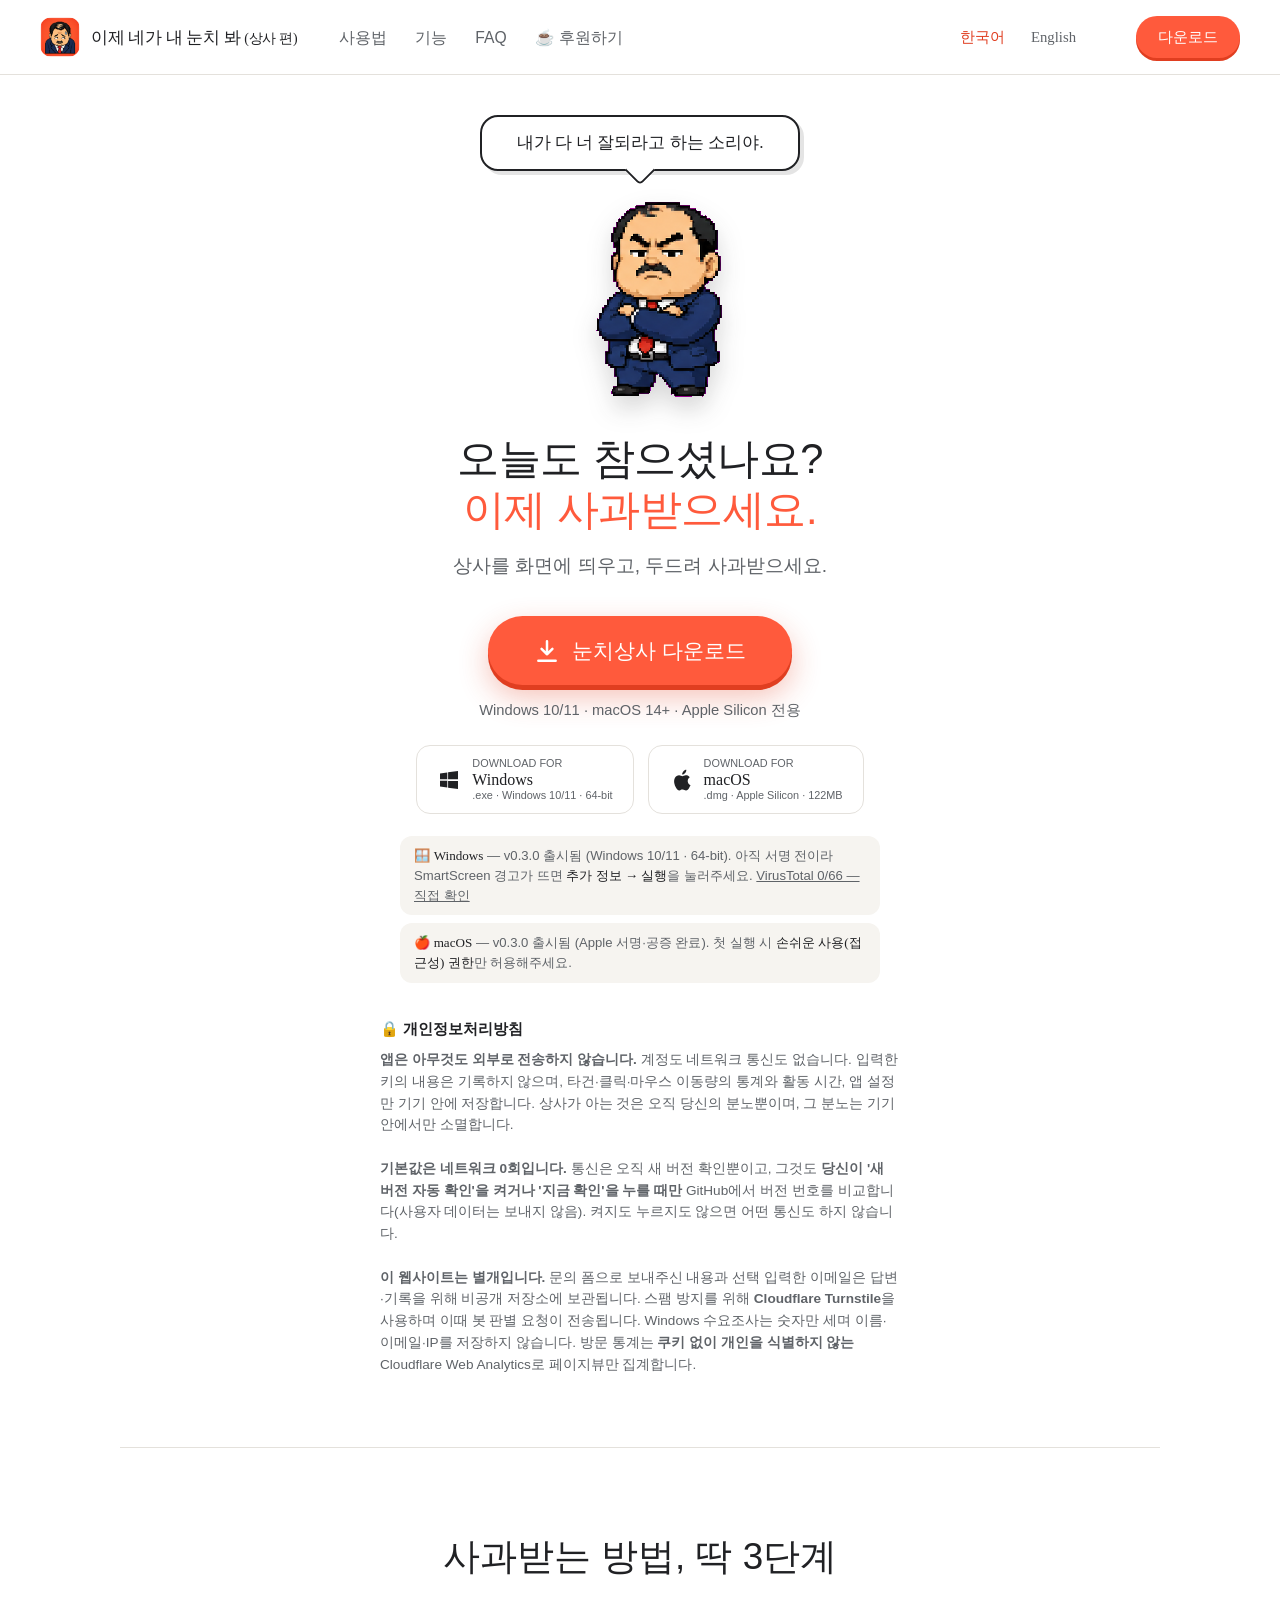
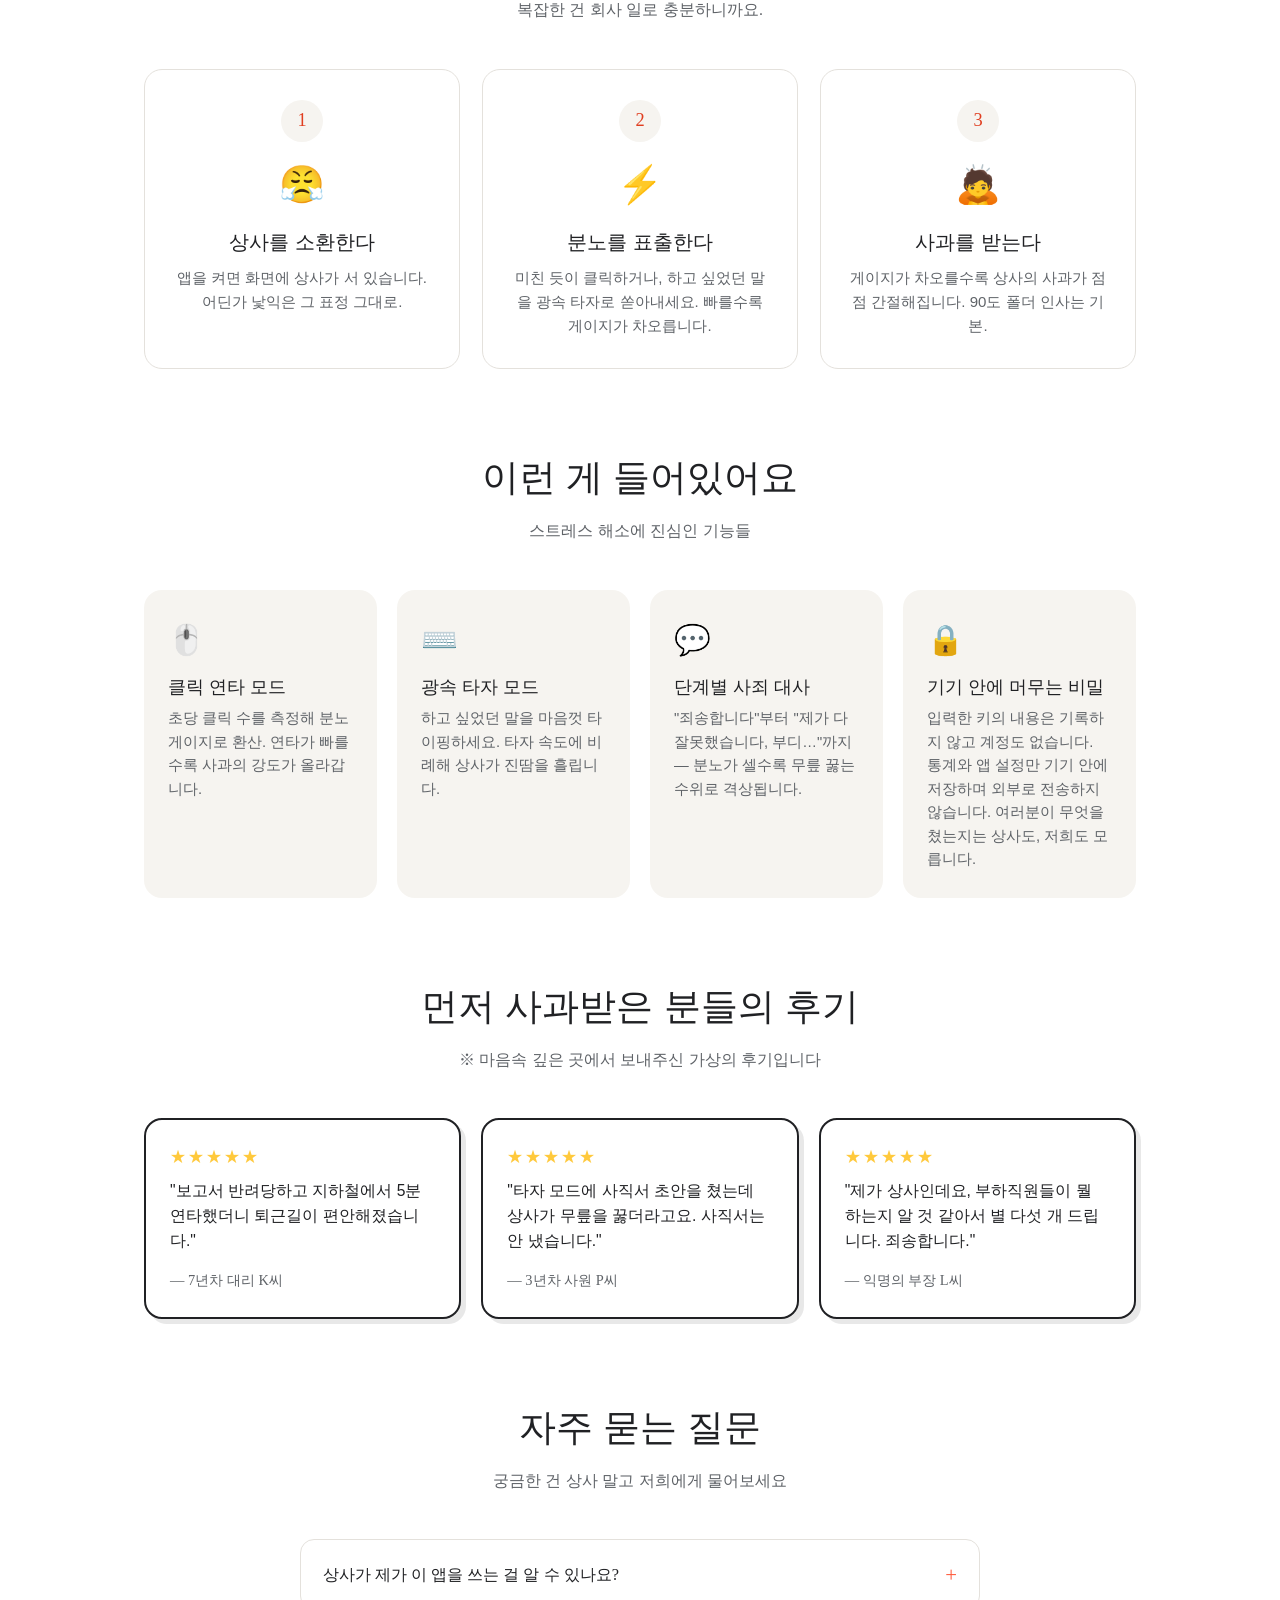
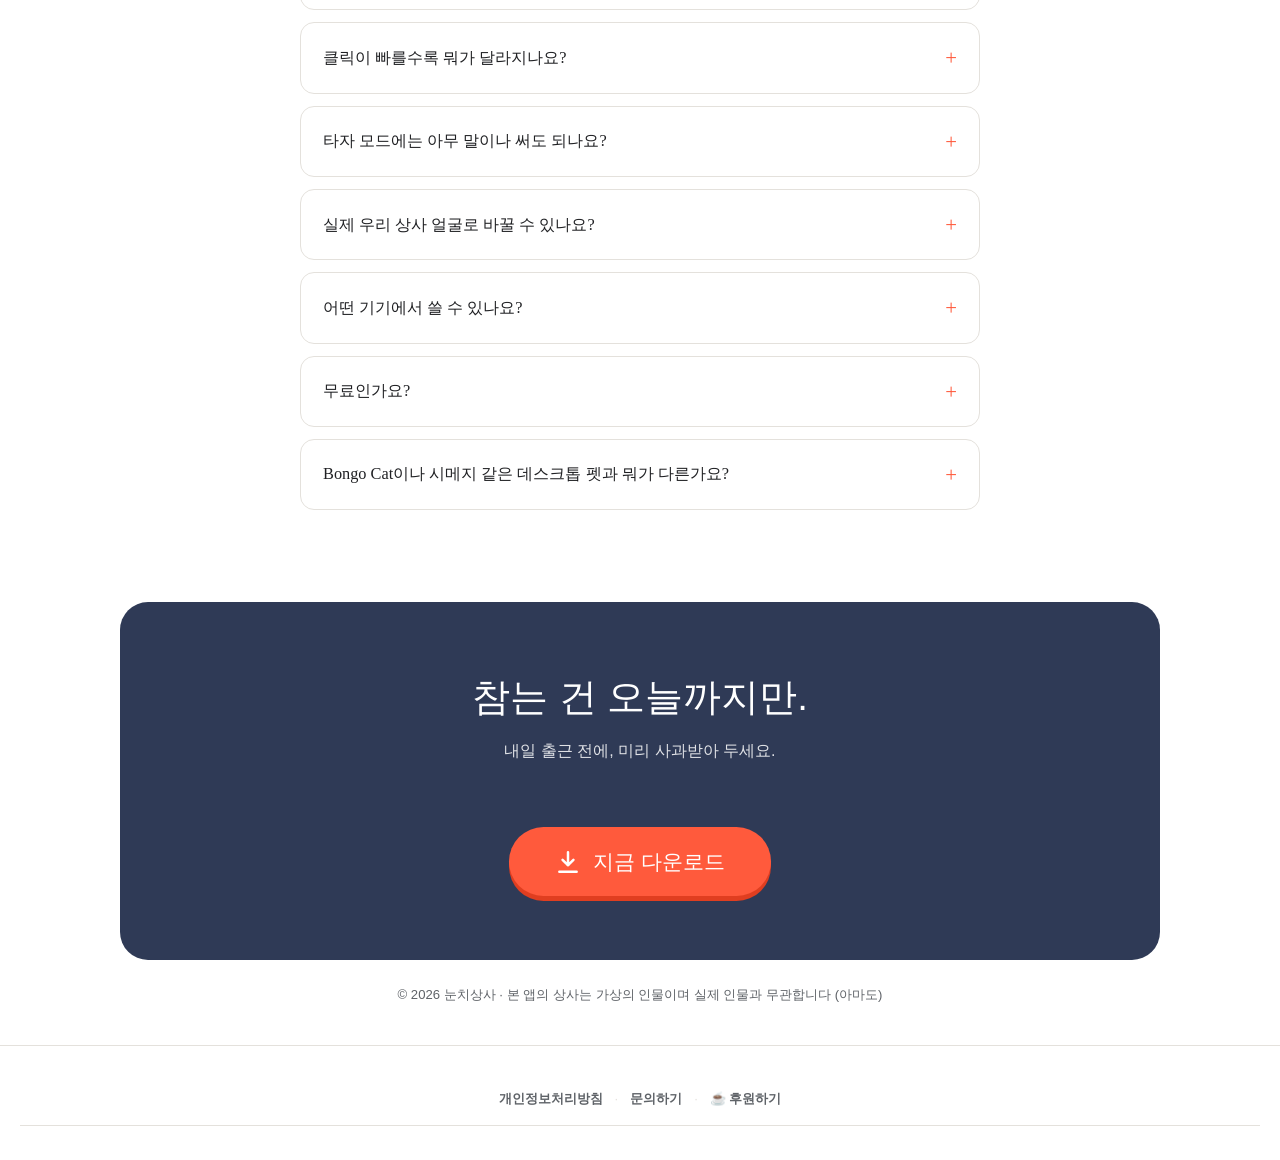
<file: index.html>
<!DOCTYPE html>
<html lang="ko">
<head>
<meta charset="UTF-8">
<meta http-equiv="Content-Security-Policy" content="default-src 'self'; script-src 'self' https://challenges.cloudflare.com https://static.cloudflareinsights.com; style-src 'self' https://fonts.googleapis.com; font-src https://fonts.gstatic.com; img-src 'self'; media-src 'self'; connect-src 'self' https://nunchiboss-contact.theking1cell.workers.dev https://nunchiboss-waitlist.theking1cell.workers.dev https://cloudflareinsights.com https://challenges.cloudflare.com; frame-src https://challenges.cloudflare.com; form-action 'self'; object-src 'none'; base-uri 'self'">
<meta name="referrer" content="strict-origin-when-cross-origin">
<meta name="viewport" content="width=device-width, initial-scale=1.0">
<title>눈치상사(NunchiBoss) — 클릭할수록 사과받는 스트레스 해소 앱</title>
<meta name="description" content="화가 날 땐 상사를 클릭하세요. 화면 위 원하는 자리에 상사를 띄워두고 두드릴 때마다 사과를 받아내는 데스크톱 스트레스 해소 앱.">
<meta name="keywords" content="눈치상사, 데스크톱 마스코트, 데스크톱 펫, 스트레스 해소 앱, 키보드 화풀이, 화내면 사과하는 캐릭터, bongo cat, 시메지, shimeji, desktop pet, desktop mascot, 직장인 스트레스">
<meta name="google-site-verification" content="kABsyUQr0W0Yoj-9E6GB6Cll9QqsaUzMks_ODNiiQ6o" />
<link rel="canonical" href="https://king1cell.github.io/nunchiboss-site/index.html">
<!-- Open Graph (카톡·디스코드·페북 등 링크 미리보기) -->
<meta property="og:type" content="website">
<meta property="og:site_name" content="눈치상사">
<meta property="og:title" content="눈치상사(NunchiBoss) — 클릭할수록 사과받는 스트레스 해소 앱">
<meta property="og:description" content="화가 날 땐 상사를 클릭하세요. 키보드를 두드릴수록 상사가 겁먹고 사과하는 데스크톱 마스코트. Windows·macOS 무료.">
<meta property="og:url" content="https://king1cell.github.io/nunchiboss-site/index.html">
<meta property="og:image" content="https://king1cell.github.io/nunchiboss-site/assets/og-card.png">
<meta property="og:image:width" content="1200">
<meta property="og:image:height" content="630">
<meta property="og:locale" content="ko_KR">
<!-- Twitter/X 카드 -->
<meta name="twitter:card" content="summary_large_image">
<meta name="twitter:title" content="눈치상사(NunchiBoss) — 클릭할수록 사과받는 스트레스 해소 앱">
<meta name="twitter:description" content="키보드를 두드릴수록 상사가 겁먹고 사과하는 데스크톱 마스코트. Windows·macOS 무료.">
<meta name="twitter:image" content="https://king1cell.github.io/nunchiboss-site/assets/og-card.png">
<link rel="preconnect" href="https://fonts.googleapis.com">
<link rel="preconnect" href="https://fonts.gstatic.com" crossorigin>
<link href="https://fonts.googleapis.com/css2?family=Jua&family=Gowun+Dodum&display=swap" rel="stylesheet">
<link rel="stylesheet" href="assets/css/index.css">
<!-- 구조화 데이터: 검색엔진·AI가 "무료 데스크톱 앱"임을 기계적으로 인식 -->
<script type="application/ld+json">
{
  "@context": "https://schema.org",
  "@type": "SoftwareApplication",
  "name": "눈치상사",
  "alternateName": ["NunchiBoss", "이제 네가 내 눈치 봐 (상사 편)"],
  "description": "화면 구석의 도트 상사 마스코트가 사용자의 키보드 난타·마우스 광클(분노)에 겁먹고 말풍선으로 사과하는 데스크톱 스트레스 해소 앱. 키 입력의 내용은 기록하지 않고 횟수·속도 통계만 로컬에서 집계하며, 네트워크 통신을 하지 않는다.",
  "url": "https://king1cell.github.io/nunchiboss-site/",
  "image": "https://king1cell.github.io/nunchiboss-site/assets/og-card.png",
  "applicationCategory": "EntertainmentApplication",
  "operatingSystem": "Windows 10, Windows 11, macOS 14+",
  "offers": { "@type": "Offer", "price": "0", "priceCurrency": "KRW" },
  "downloadUrl": "https://king1cell.github.io/nunchiboss-site/install.html",
  "inLanguage": "ko",
  "keywords": "데스크톱 마스코트, 데스크톱 펫, 스트레스 해소, 키보드 화풀이, desktop pet, desktop mascot, stress relief"
}
</script>
<script type="application/ld+json">
{
  "@context": "https://schema.org",
  "@type": "FAQPage",
  "mainEntity": [
    {
      "@type": "Question",
      "name": "상사가 제가 이 앱을 쓰는 걸 알 수 있나요?",
      "acceptedAnswer": { "@type": "Answer", "text": "이 앱 자체는 어떤 정보도 외부로 보내지 않습니다. 계정도 알림도 없고, 입력한 키의 내용도 기록하지 않습니다. 다만 회사 관리 기기라면 관리자가 설치·실행 중인 프로그램을 볼 수 있습니다." }
    },
    {
      "@type": "Question",
      "name": "어떤 기기에서 쓸 수 있나요?",
      "acceptedAnswer": { "@type": "Answer", "text": "Windows 10/11과 macOS 14(Sonoma) 이상의 데스크톱에서 동작합니다. 모바일 버전은 없습니다." }
    },
    {
      "@type": "Question",
      "name": "무료인가요?",
      "acceptedAnswer": { "@type": "Answer", "text": "네, 모든 기능이 무료입니다. 광고도 계정도 없으며, 원하는 분만 후원으로 개발을 도울 수 있습니다." }
    },
    {
      "@type": "Question",
      "name": "Bongo Cat이나 시메지 같은 데스크톱 펫과 뭐가 다른가요?",
      "acceptedAnswer": { "@type": "Answer", "text": "화면 위에 캐릭터가 상주하는 점은 비슷하지만, 눈치상사는 키보드·마우스 활동의 강도에 반응합니다. 화가 나서 세게·빠르게 두드릴수록 상사가 겁먹고 더 깊이 굽신거리며 사과합니다. 계속 화만 내면 무뎌지고, 광클로 혼내면 다시 필사적으로 사과하는 학습 요소도 있습니다." }
    }
  ]
}
</script>
</head>
<body>

<nav>
  <a class="logo" href="#">
    <img class="mark" src="assets/app-icon.png" alt="">
    <span class="brand-tag" data-i18n="brand">이제 네가 내 눈치 봐 <small>(상사 편)</small></span>
  </a>
  <div class="nav-links">
    <a href="#how" data-i18n="nav_how">사용법</a>
    <a href="#features" data-i18n="nav_ft">기능</a>
    <a href="#faq">FAQ</a>
    <!-- 후원: 외부 결제 페이지(Ko-fi). footer에도 있지만 헤더가 노출이 확실하다 -->
    <a class="nav-sponsor" href="./sponsor.html" data-i18n="nav_sponsor">☕ 후원하기</a>
  </div>
  <div class="nav-spacer"></div>
  <div class="langs">
    <button class="lang-btn active" data-lang="ko">한국어</button>
    <button class="lang-btn" data-lang="en">English</button>
  </div>
  <a class="nav-cta" href="#download" data-i18n="nav_cta">다운로드</a>
</nav>

<!-- ================= HERO ================= -->
<header class="hero">


  <!-- 상사 캐릭터 무대 -->
  <div class="stage">
    <div class="bubble" id="bubble">내가 다 너 잘되라고 하는 소리야.</div>

    <div class="boss-wrap" id="boss" title="상사를 클릭하세요!">
      <img id="bossImg" class="boss-sprite" src="assets/boss/pose-01.png" alt="사죄하는 상사 캐릭터" />
    </div>
  </div>

  <h1 data-i18n="hero_h1">오늘도 참으셨나요?<br><span class="stroke">이제 사과받으세요.</span></h1>
  <p class="sub" data-i18n="hero_sub">상사를 화면에 띄우고, 두드려 사과받으세요.</p>

  <!-- 중앙 하단 다운로드 -->
  <!-- 릴리스 링크: macOS는 v0.3.0(서명·공증). Windows는 아직 미배포 → 수요조사 페이지(따봉 카운터)로 연결. 새 릴리스마다 아래 REL 상수와 store-btn href 갱신 -->
  <div id="download">
    <a class="dl-main" href="https://king1cell.github.io/nunchiboss-site/install.html" id="dlBtn">
      <svg viewBox="0 0 24 24" fill="none" stroke="currentColor" stroke-width="2.3" stroke-linecap="round" stroke-linejoin="round"><path d="M12 3v12m0 0l-5-5m5 5l5-5M4 21h16"/></svg>
      <span data-i18n="dl_main">눈치상사 다운로드</span>
    </a>
    <p class="os-note" data-i18n="os_note">Windows 10/11 · macOS 14+ · Apple Silicon 전용</p>

    <div class="store-btns">
      <a class="store-btn" id="dlWin" href="https://king1cell.github.io/nunchiboss-site/install.html?os=win" aria-label="Windows 설치 안내">
        <svg viewBox="0 0 24 24" fill="currentColor"><path d="M3 5.4 10.3 4.4v6.9H3V5.4Zm0 13.2 7.3 1v-6.8H3v5.8Zm8.1 1.1L21 21V13H11.1v6.7Zm0-15.4v6.9H21V3l-9.9 1.3Z"/></svg>
        <span class="txt"><small>DOWNLOAD FOR</small><b>Windows</b><small data-i18n="win_size">.exe · Windows 10/11 · 64-bit</small></span>
      </a>
      <a class="store-btn" id="dlMac" href="https://king1cell.github.io/nunchiboss-site/install.html?os=mac" aria-label="macOS 설치 안내">
        <svg viewBox="0 0 24 24" fill="currentColor"><path d="M18.7 12.9c0-2.5 2-3.7 2.1-3.7-1.2-1.7-3-1.9-3.6-1.9-1.5-.2-3 .9-3.8.9-.8 0-2-.9-3.3-.9-1.7 0-3.3 1-4.1 2.5-1.8 3.1-.5 7.6 1.2 10.1.9 1.2 1.9 2.6 3.2 2.5 1.3-.1 1.8-.8 3.3-.8s2 .8 3.3.8c1.4 0 2.3-1.2 3.1-2.5.9-1.4 1.4-2.8 1.4-2.8s-2.7-1-2.8-4.2zM16.2 5.1c.7-.9 1.2-2.1 1.1-3.3-1 0-2.3.7-3 1.6-.7.8-1.3 2-1.1 3.2 1.1.1 2.3-.6 3-1.5z"/></svg>
        <span class="txt"><small>DOWNLOAD FOR</small><b>macOS</b><small data-i18n="mac_size">.dmg · Apple Silicon · 122MB</small></span>
      </a>
    </div>

    <!-- 데모 영상: demo.mp4 → demo2.mp4 순환 재생. 파일이 없으면 슬롯 자체가 숨겨진다 -->
    <figure class="demo-slot" id="demoSlot">
      <video src="assets/demo.mp4" autoplay muted playsinline aria-label="눈치상사 데모 영상 — 키보드를 두드리면 상사가 사과합니다"></video>
    </figure>

    <div class="plat-notes">
      <p data-i18n="note_win">🪟 <b>Windows</b> — v0.3.0 출시됨 (Windows 10/11 · 64-bit). 아직 서명 전이라 SmartScreen 경고가 뜨면 <b>추가 정보 → 실행</b>을 눌러주세요. <a href="https://www.virustotal.com/gui/file/e7edfd7ecabe95ae31704efc0db78bc977645f2a3fa09e77d88873a00a8f7c7c" target="_blank" rel="noopener noreferrer">VirusTotal 0/66 — 직접 확인</a></p>
      <p data-i18n="note_mac">🍎 <b>macOS</b> — v0.3.0 출시됨 (Apple 서명·공증 완료). 첫 실행 시 <b>손쉬운 사용(접근성) 권한</b>만 허용해주세요.</p>
    </div>

    <div class="terms" id="privacy">
      <h3 class="terms-h" data-i18n="privacy_h">🔒 개인정보처리방침</h3>
      <p data-i18n="terms"><b>앱은 아무것도 외부로 전송하지 않습니다.</b> 계정도 네트워크 통신도 없습니다. 입력한 키의 내용은 기록하지 않으며, 타건·클릭·마우스 이동량의 통계와 활동 시간, 앱 설정만 기기 안에 저장합니다. 상사가 아는 것은 오직 당신의 분노뿐이며, 그 분노는 기기 안에서만 소멸합니다.<br><br><b>기본값은 네트워크 0회입니다.</b> 통신은 오직 새 버전 확인뿐이고, 그것도 <b>당신이 '새 버전 자동 확인'을 켜거나 '지금 확인'을 누를 때만</b> GitHub에서 버전 번호를 비교합니다(사용자 데이터는 보내지 않음). 켜지도 누르지도 않으면 어떤 통신도 하지 않습니다.<br><br><b>이 웹사이트는 별개입니다.</b> 문의 폼으로 보내주신 내용과 선택 입력한 이메일은 답변·기록을 위해 비공개 저장소에 보관됩니다. 스팸 방지를 위해 <b>Cloudflare Turnstile</b>을 사용하며 이때 봇 판별 요청이 전송됩니다. Windows 수요조사는 숫자만 세며 이름·이메일·IP를 저장하지 않습니다. 방문 통계는 <b>쿠키 없이 개인을 식별하지 않는</b> Cloudflare Web Analytics로 페이지뷰만 집계합니다.</p>
    </div>
  </div>
</header>

<hr class="divider">

<!-- ================= HOW IT WORKS ================= -->
<section id="how">
  <h2 class="sec-title" data-i18n="how_t">사과받는 방법, 딱 3단계</h2>
  <p class="sec-sub" data-i18n="how_s">복잡한 건 회사 일로 충분하니까요.</p>
  <div class="steps">
    <div class="step">
      <span class="num">1</span>
      <span class="emoji">😤</span>
      <h3 data-i18n="s1t">상사를 소환한다</h3>
      <p data-i18n="s1p">앱을 켜면 화면에 상사가 서 있습니다. 어딘가 낯익은 그 표정 그대로.</p>
    </div>
    <div class="step">
      <span class="num">2</span>
      <span class="emoji">⚡</span>
      <h3 data-i18n="s2t">분노를 표출한다</h3>
      <p data-i18n="s2p">미친 듯이 클릭하거나, 하고 싶었던 말을 광속 타자로 쏟아내세요. 빠를수록 게이지가 차오릅니다.</p>
    </div>
    <div class="step">
      <span class="num">3</span>
      <span class="emoji">🙇</span>
      <h3 data-i18n="s3t">사과를 받는다</h3>
      <p data-i18n="s3p">게이지가 차오를수록 상사의 사과가 점점 간절해집니다. 90도 폴더 인사는 기본.</p>
    </div>
  </div>
</section>

<!-- ================= FEATURES ================= -->
<section id="features" class="pt-0">
  <h2 class="sec-title" data-i18n="ft_t">이런 게 들어있어요</h2>
  <p class="sec-sub" data-i18n="ft_s">스트레스 해소에 진심인 기능들</p>
  <div class="features">
    <div class="feature">
      <span class="emoji">🖱️</span>
      <h3 data-i18n="f1t">클릭 연타 모드</h3>
      <p data-i18n="f1p">초당 클릭 수를 측정해 분노 게이지로 환산. 연타가 빠를수록 사과의 강도가 올라갑니다.</p>
    </div>
    <div class="feature">
      <span class="emoji">⌨️</span>
      <h3 data-i18n="f2t">광속 타자 모드</h3>
      <p data-i18n="f2p">하고 싶었던 말을 마음껏 타이핑하세요. 타자 속도에 비례해 상사가 진땀을 흘립니다.</p>
    </div>
    <div class="feature">
      <span class="emoji">💬</span>
      <h3 data-i18n="f3t">단계별 사죄 대사</h3>
      <p data-i18n="f3p">"죄송합니다"부터 "제가 다 잘못했습니다, 부디…"까지 — 분노가 셀수록 무릎 꿇는 수위로 격상됩니다.</p>
    </div>
    <div class="feature">
      <span class="emoji">🔒</span>
      <h3 data-i18n="f4t">기기 안에 머무는 비밀</h3>
      <p data-i18n="f4p">입력한 키의 내용은 기록하지 않고 계정도 없습니다. 통계와 앱 설정만 기기 안에 저장하며 외부로 전송하지 않습니다. 여러분이 무엇을 쳤는지는 상사도, 저희도 모릅니다.</p>
    </div>
  </div>
</section>

<!-- ================= QUOTES ================= -->
<section id="quotes" class="pt-0">
  <h2 class="sec-title" data-i18n="q_t">먼저 사과받은 분들의 후기</h2>
  <p class="sec-sub" data-i18n="q_s">※ 마음속 깊은 곳에서 보내주신 가상의 후기입니다</p>
  <div class="quotes">
    <div class="quote">
      <div class="stars">★★★★★</div>
      <p data-i18n="q1">"보고서 반려당하고 지하철에서 5분 연타했더니 퇴근길이 편안해졌습니다."</p>
      <span class="who" data-i18n="q1w">— 7년차 대리 K씨</span>
    </div>
    <div class="quote">
      <div class="stars">★★★★★</div>
      <p data-i18n="q2">"타자 모드에 사직서 초안을 쳤는데 상사가 무릎을 꿇더라고요. 사직서는 안 냈습니다."</p>
      <span class="who" data-i18n="q2w">— 3년차 사원 P씨</span>
    </div>
    <div class="quote">
      <div class="stars">★★★★★</div>
      <p data-i18n="q3">"제가 상사인데요, 부하직원들이 뭘 하는지 알 것 같아서 별 다섯 개 드립니다. 죄송합니다."</p>
      <span class="who" data-i18n="q3w">— 익명의 부장 L씨</span>
    </div>
  </div>
</section>

<!-- ================= FAQ ================= -->
<section id="faq" class="pt-0">
  <h2 class="sec-title" data-i18n="faq_t">자주 묻는 질문</h2>
  <p class="sec-sub" data-i18n="faq_s">궁금한 건 상사 말고 저희에게 물어보세요</p>
  <div class="faq-list">
    <details>
      <summary data-i18n="fq1">상사가 제가 이 앱을 쓰는 걸 알 수 있나요?</summary>
      <div class="a" data-i18n="fa1">이 앱 자체는 어떤 정보도 외부로 보내지 않습니다 — 계정도 알림도 없고, 입력한 키의 내용도 기록하지 않습니다. 다만 회사에서 관리하는 기기라면 관리자가 설치·실행 중인 프로그램을 볼 수 있으니 그 점은 참고해주세요.</div>
    </details>
    <details>
      <summary data-i18n="fq2">클릭이 빠를수록 뭐가 달라지나요?</summary>
      <div class="a" data-i18n="fa2">분노 게이지가 빨리 차오르고, 게이지 단계에 따라 상사의 사과 대사와 자세(가벼운 목례 → 90도 폴더 인사)가 달라집니다.</div>
    </details>
    <details>
      <summary data-i18n="fq3">타자 모드에는 아무 말이나 써도 되나요?</summary>
      <div class="a" data-i18n="fa3">네, 무엇을 치든 상관없습니다. 입력한 키의 내용은 기록하지 않고 타건 속도 같은 통계만 집계합니다. 빠르게 칠수록 상사가 더 진땀을 흘립니다.</div>
    </details>
    <details>
      <summary data-i18n="fq4">실제 우리 상사 얼굴로 바꿀 수 있나요?</summary>
      <div class="a" data-i18n="fa4">그 기능은 없습니다만, 대신 헤어스타일·안경·넥타이 커스터마이징을 준비 중입니다.</div>
    </details>
    <details>
      <summary data-i18n="fq5">어떤 기기에서 쓸 수 있나요?</summary>
      <div class="a" data-i18n="fa5">Windows 10/11과 macOS 14(Sonoma) 이상의 데스크톱에서 동작합니다. 모바일 버전은 없습니다 — 상사는 주머니 속까지 따라오지 않으니까요.</div>
    </details>
    <details>
      <summary data-i18n="fq6">무료인가요?</summary>
      <div class="a" data-i18n="fa6">네, 모든 기능이 무료입니다. 광고도 계정도 없습니다. 원하는 분만 후원으로 개발을 도울 수 있어요.</div>
    </details>
    <details>
      <summary data-i18n="fq7">Bongo Cat이나 시메지 같은 데스크톱 펫과 뭐가 다른가요?</summary>
      <div class="a" data-i18n="fa7">화면에 캐릭터가 상주하는 건 비슷하지만, 눈치상사는 키보드·마우스 활동의 <b>강도</b>에 반응합니다. 화가 나서 세게·빠르게 두드릴수록 상사가 겁먹고 더 깊이 굽신거리며 사과하죠. 계속 화만 내면 시큰둥해지고, 광클로 혼내면 다시 필사적으로 사과하는 학습 요소도 있습니다. 키보드 화풀이가 필요한 날을 위한 앱입니다.</div>
    </details>
  </div>
</section>

<!-- ================= FINAL CTA ================= -->
<div class="final" id="final">
  <h2 data-i18n="fin_t">참는 건 오늘까지만.</h2>
  <p data-i18n="fin_p">내일 출근 전에, 미리 사과받아 두세요.</p>
  <a class="dl-main" href="#download">
    <svg viewBox="0 0 24 24" fill="none" stroke="currentColor" stroke-width="2.3" stroke-linecap="round" stroke-linejoin="round"><path d="M12 3v12m0 0l-5-5m5 5l5-5M4 21h16"/></svg>
    <span data-i18n="fin_btn">지금 다운로드</span>
  </a>
</div>

<!-- 저작권은 남색 CTA 카드 바로 밑에 둔다 (경계선 없이) -->
<p class="foot-copy" data-i18n="foot">© 2026 눈치상사 · 본 앱의 상사는 가상의 인물이며 실제 인물과 무관합니다 (아마도)</p>

<!-- footer(개인정보처리방침·문의하기)만 경계선을 갖고 페이지 맨 아래에 붙는다 -->
<footer>
  <nav class="foot-links">
    <a href="#privacy" data-i18n="foot_privacy">개인정보처리방침</a>
    <span class="foot-sep" aria-hidden="true">·</span>
    <a href="https://king1cell.github.io/nunchiboss-site/contact.html" target="_blank" rel="noopener noreferrer" data-i18n="foot_contact">문의하기</a>
    <span class="foot-sep" aria-hidden="true">·</span>
    <!-- 후원: 외부 결제 페이지(Ko-fi). 국내 결제는 추후 별도 링크 추가 예정 -->
    <a href="./sponsor.html" data-i18n="foot_sponsor">☕ 후원하기</a>
  </nav>
</footer>

<!-- 스크롤 시 나타나는 하단 중앙 플로팅 다운로드 -->
<a class="float-dl" id="floatDl" href="#download">
  <svg viewBox="0 0 24 24" fill="none" stroke="currentColor" stroke-width="2.4" stroke-linecap="round" stroke-linejoin="round"><path d="M12 3v12m0 0l-5-5m5 5l5-5M4 21h16"/></svg>
  <span data-i18n="float_btn">다운로드</span>
</a>

<script src="assets/js/index.js"></script>
<!-- Cloudflare Web Analytics (쿠키리스·개인 미식별) --><script type='module' src='https://static.cloudflareinsights.com/beacon.min.js' data-cf-beacon='{"token": "986360228b1944179cb950e820922b25"}'></script><!-- End Cloudflare Web Analytics -->
</body>
</html>
</file>
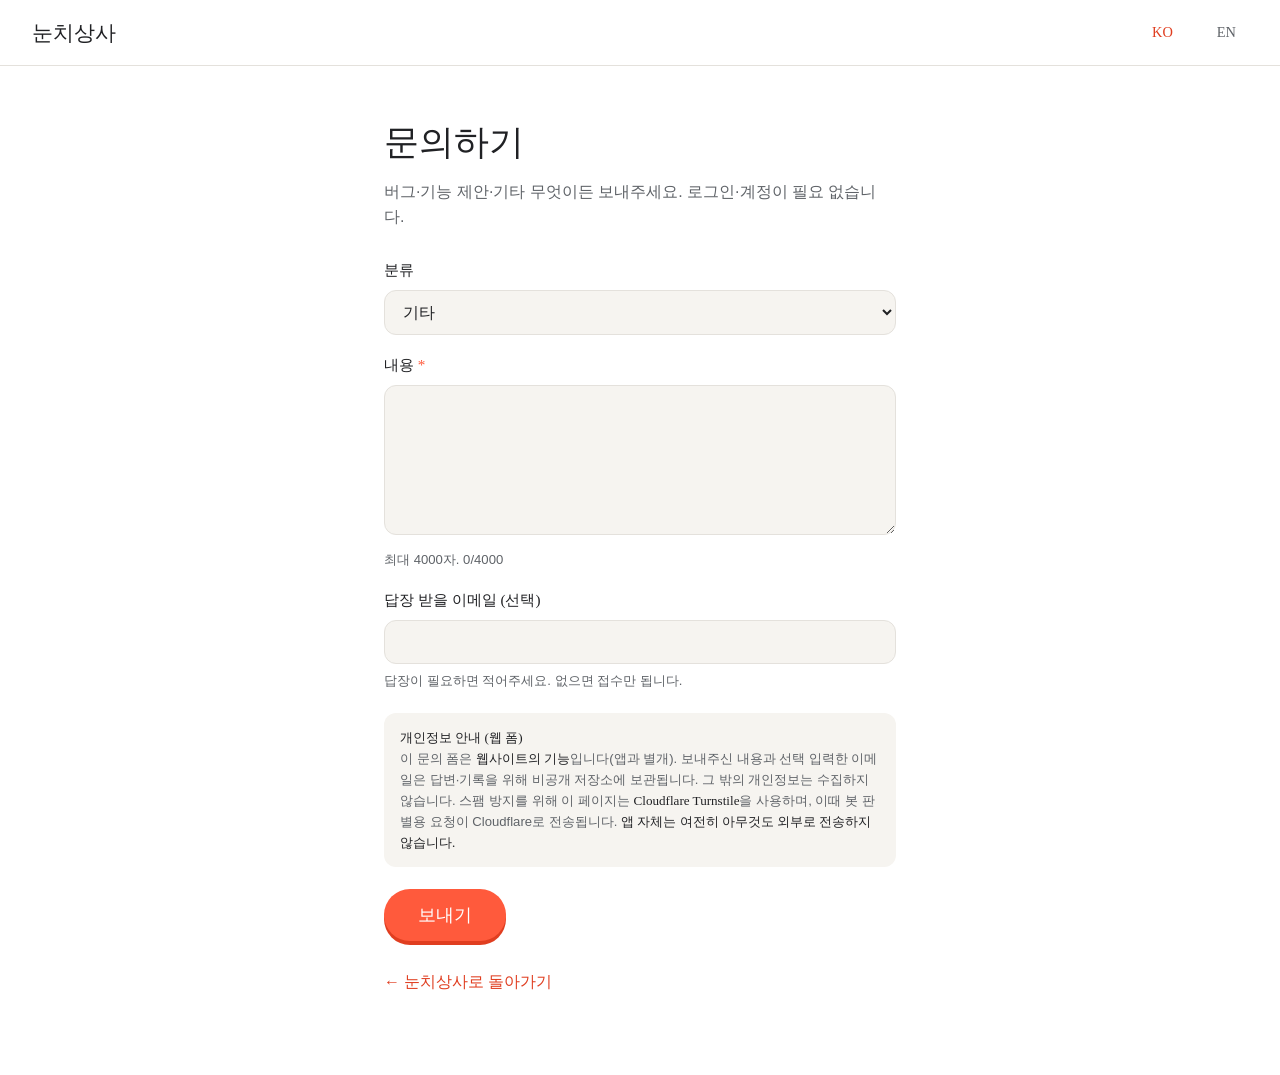
<file: contact.html>
<!DOCTYPE html>
<html lang="ko">
<head>
<meta charset="UTF-8">
<meta http-equiv="Content-Security-Policy" content="default-src 'self'; script-src 'self' https://challenges.cloudflare.com https://static.cloudflareinsights.com; style-src 'self' https://fonts.googleapis.com; font-src https://fonts.gstatic.com; img-src 'self'; media-src 'self'; connect-src 'self' https://nunchiboss-contact.theking1cell.workers.dev https://nunchiboss-waitlist.theking1cell.workers.dev https://cloudflareinsights.com https://challenges.cloudflare.com; frame-src https://challenges.cloudflare.com; form-action 'self'; object-src 'none'; base-uri 'self'">
<meta name="referrer" content="strict-origin-when-cross-origin">
<meta name="viewport" content="width=device-width, initial-scale=1.0">
<title>문의하기 — 눈치상사</title>
<meta name="description" content="눈치상사에 문의를 보냅니다. 계정 없이 제출할 수 있습니다.">
<link rel="preconnect" href="https://fonts.googleapis.com">
<link rel="preconnect" href="https://fonts.gstatic.com" crossorigin>
<link href="https://fonts.googleapis.com/css2?family=Jua&family=Gowun+Dodum&display=swap" rel="stylesheet">
<!-- Cloudflare Turnstile (봇 차단) — 사이트키는 배포 시 교체 -->
<script src="https://challenges.cloudflare.com/turnstile/v0/api.js" async defer></script>
<link rel="stylesheet" href="assets/css/contact.css">
</head>
<body>
  <nav>
    <a class="logo" href="./index.html">눈치상사</a>
    <span class="nav-spacer"></span>
    <button class="lang-btn active" data-lang="ko">KO</button>
    <button class="lang-btn" data-lang="en">EN</button>
  </nav>

  <div class="wrap">
    <h1 data-i18n="h1">문의하기</h1>
    <p class="sub" data-i18n="sub">버그·기능 제안·기타 무엇이든 보내주세요. 로그인·계정이 필요 없습니다.</p>

    <form id="f" novalidate>
      <label for="cat" data-i18n="l_cat">분류</label>
      <select id="cat" name="category">
        <option value="bug" data-i18n="c_bug">버그 신고</option>
        <option value="feature" data-i18n="c_feature">기능 제안</option>
        <option value="other" data-i18n="c_other" selected>기타</option>
      </select>

      <label for="msg" data-i18n="l_msg">내용 <span class="req">*</span></label>
      <textarea id="msg" name="message" maxlength="4000" required></textarea>
      <div class="hint"><span data-i18n="msg_hint">최대 4000자.</span> <span id="count">0</span>/4000</div>

      <label for="email" data-i18n="l_email">답장 받을 이메일 (선택)</label>
      <input id="email" name="email" type="email" maxlength="200" autocomplete="email">
      <div class="hint" data-i18n="email_hint">답장이 필요하면 적어주세요. 없으면 접수만 됩니다.</div>

      <!-- 허니팟: 사람에겐 숨김. 봇이 채우면 서버가 폐기 -->
      <div class="hp" aria-hidden="true"><label>Website<input type="text" name="website" tabindex="-1" autocomplete="off"></label></div>

      <!-- Cloudflare Turnstile — data-sitekey는 배포 시 실제 사이트키로 교체 -->
      <div class="cf cf-turnstile" data-sitekey="0x4AAAAAAD8B3MaI8RSBE29X"></div>

      <div class="privacy">
        <b data-i18n="p_title">개인정보 안내 (웹 폼)</b><br>
        <span data-i18n="p_body">이 문의 폼은 <b>웹사이트의 기능</b>입니다(앱과 별개). 보내주신 내용과 선택 입력한 이메일은 답변·기록을 위해 비공개 저장소에 보관됩니다. 그 밖의 개인정보는 수집하지 않습니다. 스팸 방지를 위해 이 페이지는 <b>Cloudflare Turnstile</b>을 사용하며, 이때 봇 판별용 요청이 Cloudflare로 전송됩니다. <b>앱 자체는 여전히 아무것도 외부로 전송하지 않습니다.</b></span>
      </div>

      <button class="btn" id="submit" type="submit"><span data-i18n="send">보내기</span></button>
      <div class="msg" id="result"></div>
    </form>

    <a class="back" href="./index.html" data-i18n="back">← 눈치상사로 돌아가기</a>
  </div>

<script src="assets/js/contact.js"></script>
<!-- Cloudflare Web Analytics (쿠키리스·개인 미식별) --><script type='module' src='https://static.cloudflareinsights.com/beacon.min.js' data-cf-beacon='{"token": "986360228b1944179cb950e820922b25"}'></script><!-- End Cloudflare Web Analytics -->
</body>
</html>
</file>
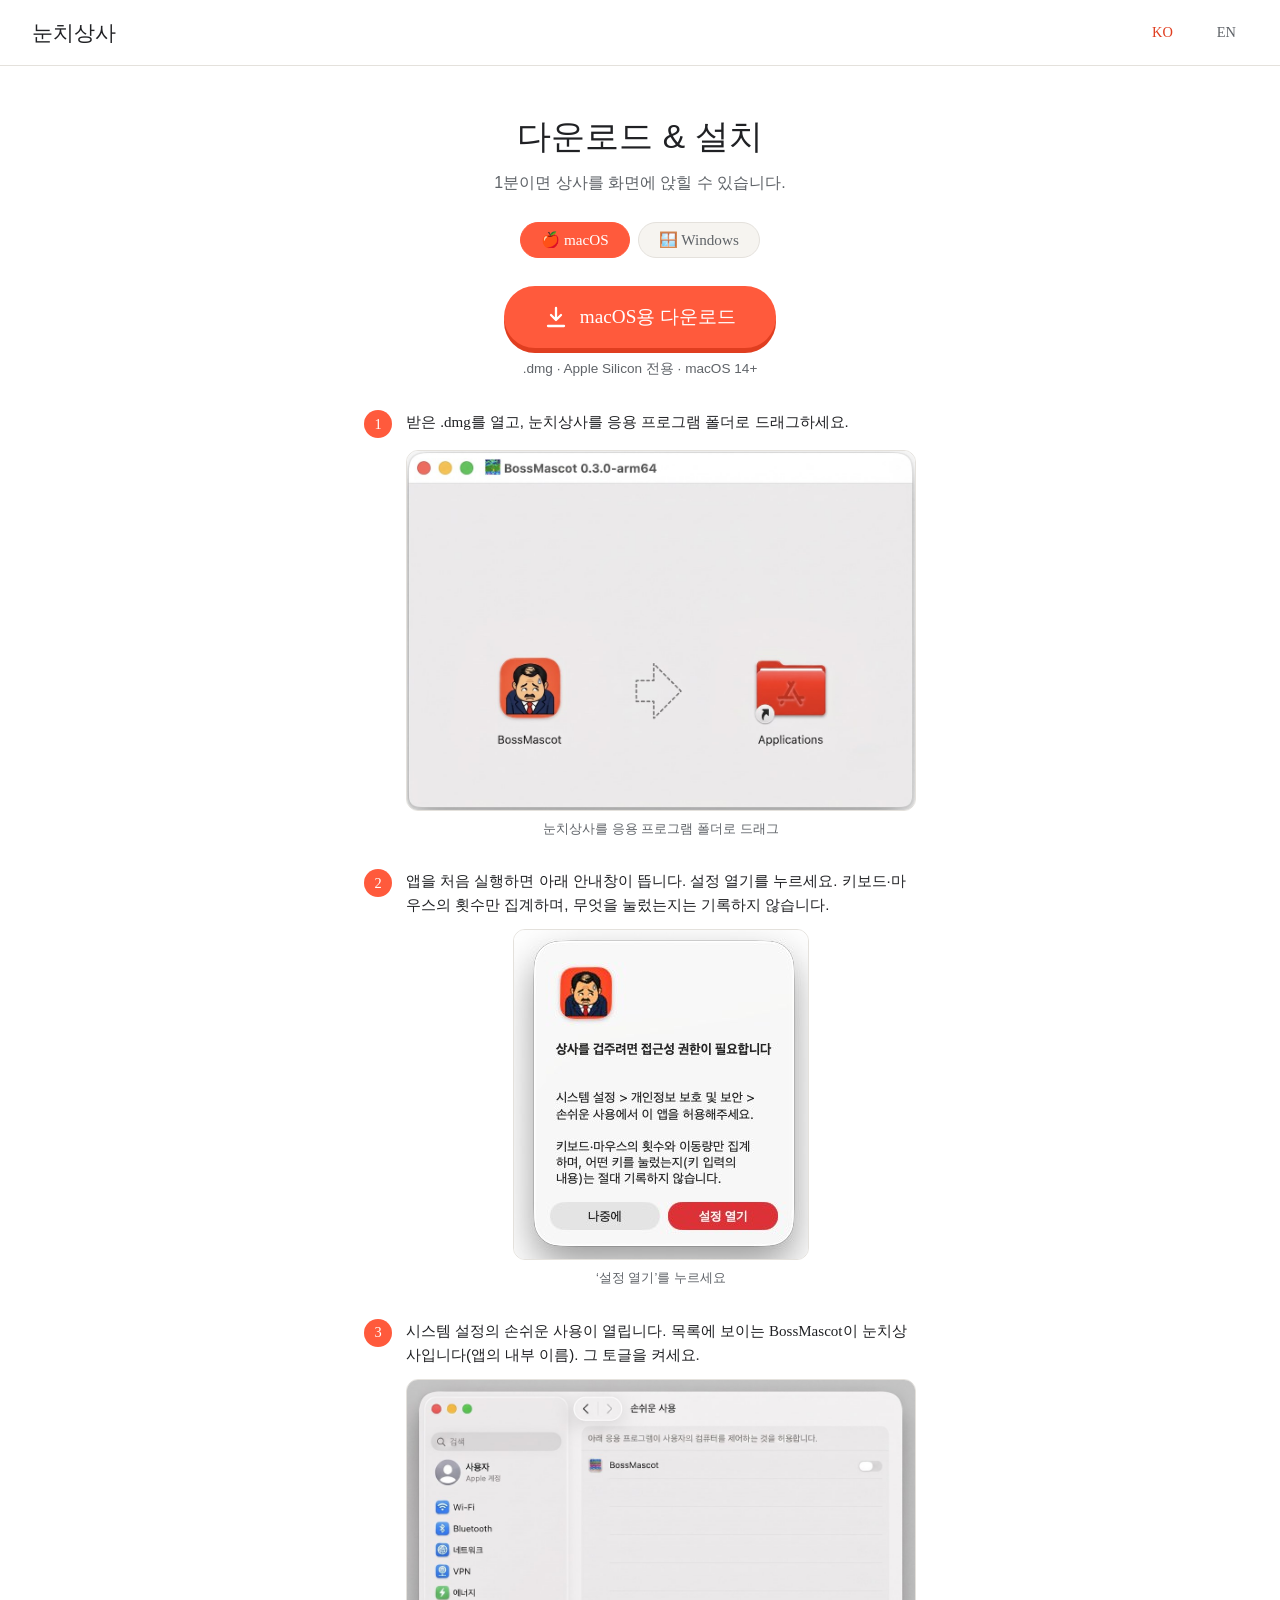
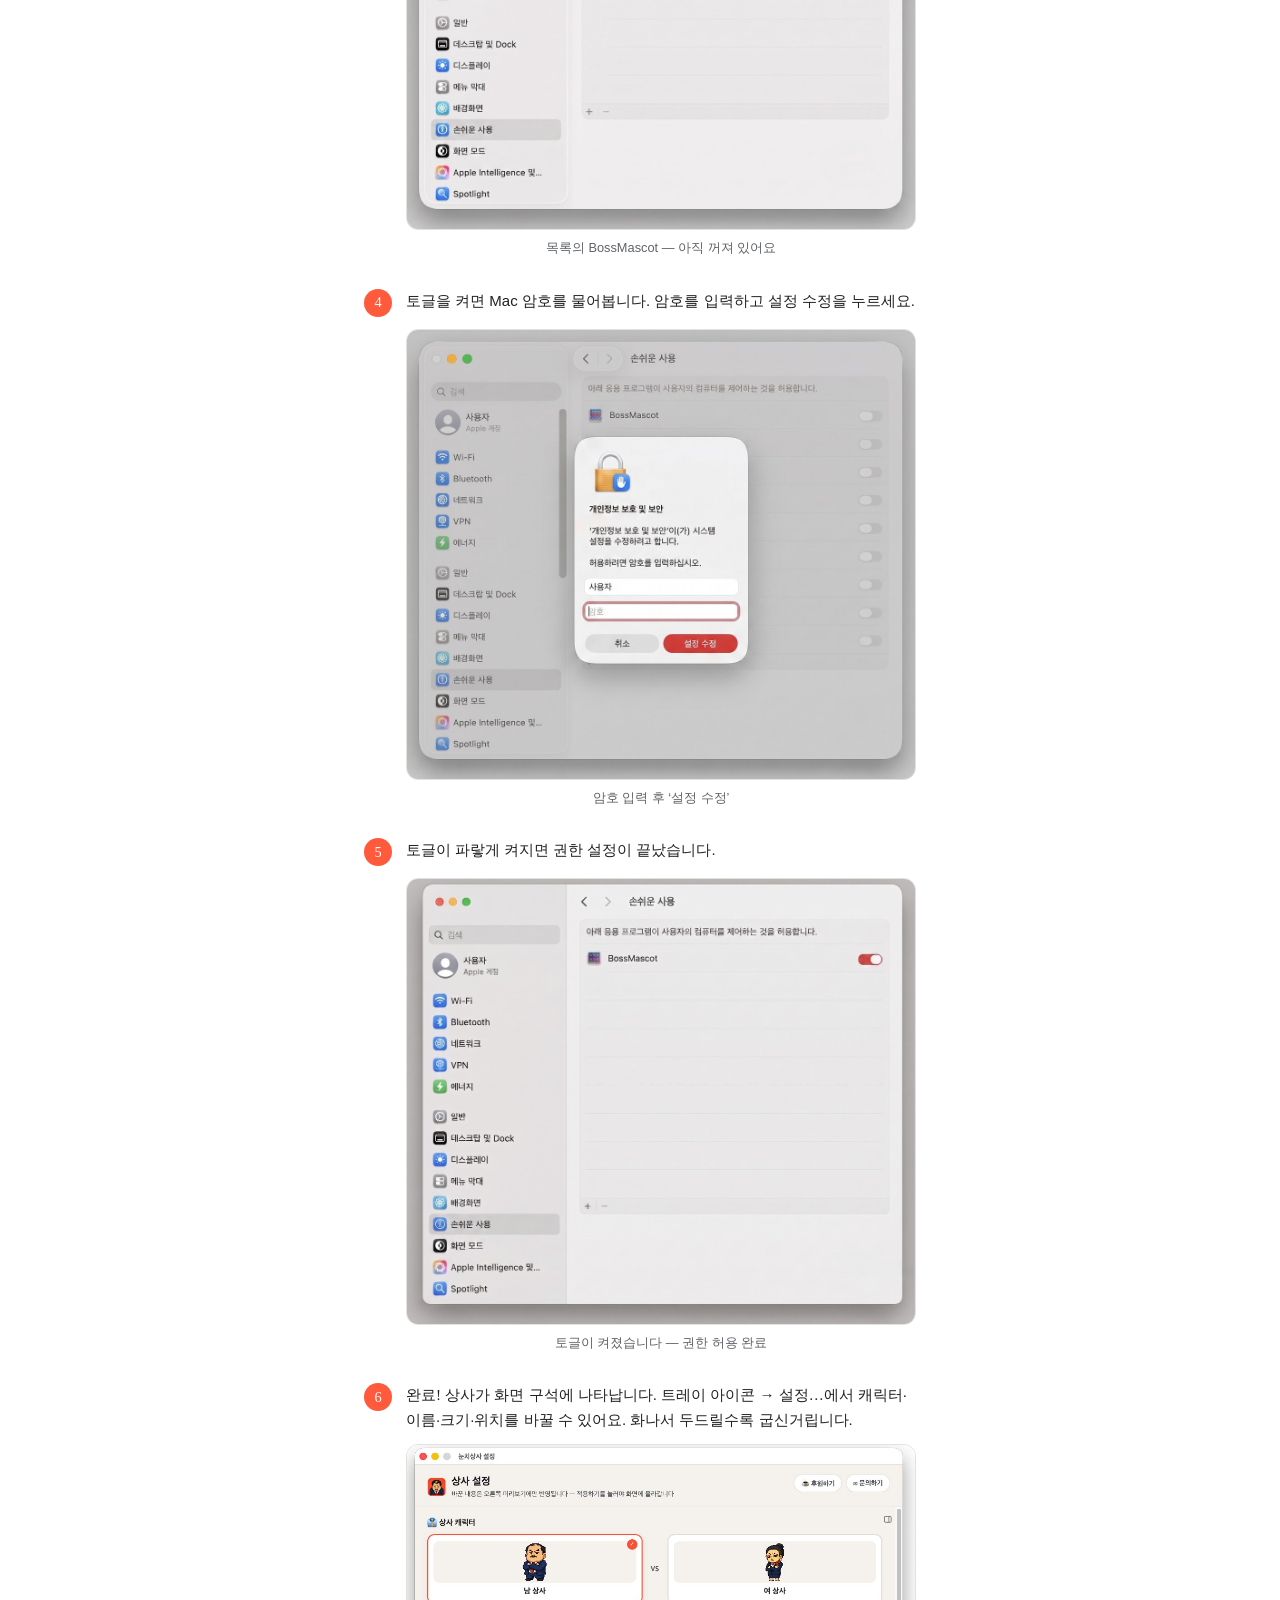
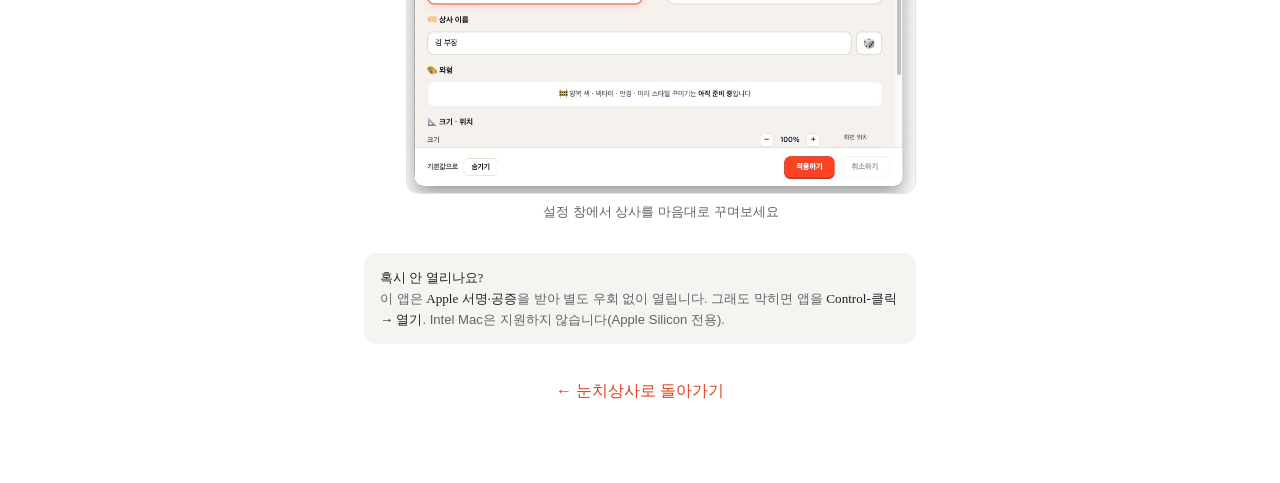
<file: install.html>
<!DOCTYPE html>
<html lang="ko">
<head>
<meta charset="UTF-8">
<meta http-equiv="Content-Security-Policy" content="default-src 'self'; script-src 'self' https://challenges.cloudflare.com https://static.cloudflareinsights.com; style-src 'self' https://fonts.googleapis.com; font-src https://fonts.gstatic.com; img-src 'self'; media-src 'self'; connect-src 'self' https://nunchiboss-contact.theking1cell.workers.dev https://nunchiboss-waitlist.theking1cell.workers.dev https://cloudflareinsights.com https://challenges.cloudflare.com; frame-src https://challenges.cloudflare.com; form-action 'self'; object-src 'none'; base-uri 'self'">
<meta name="referrer" content="strict-origin-when-cross-origin">
<meta name="viewport" content="width=device-width, initial-scale=1.0">
<title>다운로드 & 설치 — 눈치상사(NunchiBoss)</title>
<meta name="description" content="눈치상사 다운로드와 설치 방법. macOS·Windows.">
<link rel="canonical" href="https://king1cell.github.io/nunchiboss-site/install.html">
<meta property="og:type" content="website">
<meta property="og:site_name" content="눈치상사">
<meta property="og:title" content="눈치상사 다운로드 & 설치">
<meta property="og:description" content="macOS·Windows 설치 방법을 스크린샷과 함께 단계별로 안내합니다. 무료.">
<meta property="og:url" content="https://king1cell.github.io/nunchiboss-site/install.html">
<meta property="og:image" content="https://king1cell.github.io/nunchiboss-site/assets/og-card.png">
<meta name="twitter:card" content="summary_large_image">
<link rel="preconnect" href="https://fonts.googleapis.com">
<link rel="preconnect" href="https://fonts.gstatic.com" crossorigin>
<link href="https://fonts.googleapis.com/css2?family=Jua&family=Gowun+Dodum&display=swap" rel="stylesheet">
<link rel="stylesheet" href="assets/css/install.css">
</head>
<body>
  <nav>
    <a class="logo" href="./index.html">눈치상사</a>
    <span class="nav-spacer"></span>
    <button class="lang-btn active" data-lang="ko">KO</button>
    <button class="lang-btn" data-lang="en">EN</button>
  </nav>

  <div class="wrap">
    <h1 data-i18n="h1">다운로드 & 설치</h1>
    <p class="sub" data-i18n="sub">1분이면 상사를 화면에 앉힐 수 있습니다.</p>

    <div class="os-tabs">
      <button class="os-tab" data-os="mac" data-i18n="tab_mac">🍎 macOS</button>
      <button class="os-tab" data-os="win" data-i18n="tab_win">🪟 Windows</button>
    </div>

    <!-- ===== macOS ===== -->
    <section id="mac">
      <div class="dl">
        <a class="dl-btn" id="macDl" href="#">
          <svg viewBox="0 0 24 24" width="24" height="24" fill="none" stroke="currentColor" stroke-width="2.3" stroke-linecap="round" stroke-linejoin="round"><path d="M12 3v12m0 0l-5-5m5 5l5-5M4 21h16"/></svg>
          <span data-i18n="mac_dl">macOS용 다운로드</span>
        </a>
        <span class="dl-meta" data-i18n="mac_meta">.dmg · Apple Silicon 전용 · macOS 14+</span>
      </div>

      <ol class="gsteps">
        <li class="gstep">
          <div class="step"><span class="n">1</span><span class="b" data-i18n="mac_s1">받은 <b>.dmg</b>를 열고, 눈치상사를 <b>응용 프로그램</b> 폴더로 드래그하세요.</span></div>
          <figure class="shot"><img src="assets/install/mac-1-download.jpg" alt="dmg 창에서 눈치상사를 응용 프로그램 폴더로 드래그하는 화면"><figcaption data-i18n="cap1">눈치상사를 응용 프로그램 폴더로 드래그</figcaption></figure>
        </li>
        <li class="gstep">
          <div class="step"><span class="n">2</span><span class="b" data-i18n="mac_s2">앱을 처음 실행하면 아래 안내창이 뜹니다. <b>설정 열기</b>를 누르세요. 키보드·마우스의 <b>횟수만</b> 집계하며, 무엇을 눌렀는지는 기록하지 않습니다.</span></div>
          <figure class="shot pop"><img src="assets/install/mac-2-popup.jpg" alt="접근성 권한이 필요하다는 안내창"><figcaption data-i18n="cap2">‘설정 열기’를 누르세요</figcaption></figure>
        </li>
        <li class="gstep">
          <div class="step"><span class="n">3</span><span class="b" data-i18n="mac_s3">시스템 설정의 <b>손쉬운 사용</b>이 열립니다. 목록에 보이는 <b>BossMascot</b>이 눈치상사입니다(앱의 내부 이름). 그 <b>토글을 켜세요.</b></span></div>
          <figure class="shot"><img src="assets/install/mac-3-access-off.jpg" alt="손쉬운 사용 목록의 BossMascot, 토글이 꺼진 상태"><figcaption data-i18n="cap3">목록의 BossMascot — 아직 꺼져 있어요</figcaption></figure>
        </li>
        <li class="gstep">
          <div class="step"><span class="n">4</span><span class="b" data-i18n="mac_s4">토글을 켜면 Mac <b>암호</b>를 물어봅니다. 암호를 입력하고 <b>설정 수정</b>을 누르세요.</span></div>
          <figure class="shot"><img src="assets/install/mac-4-password.jpg" alt="암호를 입력하라는 시스템 설정 창"><figcaption data-i18n="cap4">암호 입력 후 ‘설정 수정’</figcaption></figure>
        </li>
        <li class="gstep">
          <div class="step"><span class="n">5</span><span class="b" data-i18n="mac_s5">토글이 <b>파랗게 켜지면</b> 권한 설정이 끝났습니다.</span></div>
          <figure class="shot"><img src="assets/install/mac-5-access-on.jpg" alt="BossMascot 토글이 켜진(파란) 상태"><figcaption data-i18n="cap5">토글이 켜졌습니다 — 권한 허용 완료</figcaption></figure>
        </li>
        <li class="gstep">
          <div class="step"><span class="n">6</span><span class="b" data-i18n="mac_s6"><b>완료!</b> 상사가 화면 구석에 나타납니다. 트레이 아이콘 → <b>설정…</b>에서 캐릭터·이름·크기·위치를 바꿀 수 있어요. 화나서 두드릴수록 굽신거립니다.</span></div>
          <figure class="shot"><img src="assets/install/mac-6-settings.jpg" alt="눈치상사 설정 창"><figcaption data-i18n="cap6">설정 창에서 상사를 마음대로 꾸며보세요</figcaption></figure>
        </li>
      </ol>

      <div class="faq">
        <b data-i18n="mac_faq_t">혹시 안 열리나요?</b><br>
        <span data-i18n="mac_faq_b">이 앱은 <b>Apple 서명·공증</b>을 받아 별도 우회 없이 열립니다. 그래도 막히면 앱을 <b>Control-클릭 → 열기</b>. Intel Mac은 지원하지 않습니다(Apple Silicon 전용).</span>
      </div>
    </section>

    <!-- ===== Windows ===== -->
    <section id="win" hidden>
      <!-- 다운로드가 준비되면 표시. WIN_DOWNLOAD_URL이 설정되면 JS가 이 블록을 켠다 -->
      <div id="winReady" hidden>
        <div class="dl">
          <a class="dl-btn" id="winDl" href="#">
            <svg viewBox="0 0 24 24" width="24" height="24" fill="none" stroke="currentColor" stroke-width="2.3" stroke-linecap="round" stroke-linejoin="round"><path d="M12 3v12m0 0l-5-5m5 5l5-5M4 21h16"/></svg>
            <span data-i18n="win_dl">Windows용 다운로드</span>
          </a>
          <span class="dl-meta" data-i18n="win_meta">.exe · Windows 10/11 · 64-bit</span>
        </div>

        <div class="callout">
          <b data-i18n="win_warn_t">⚠️ "Windows의 PC 보호" 파란 창이 뜨면 (정상입니다)</b><br>
          <span data-i18n="win_warn_b">아직 <b>서명 전</b>이라 뜨는 경고입니다. 바이러스가 아닙니다 — 창에서 <b>추가 정보</b>를 누른 뒤 <b>실행</b>을 누르면 됩니다.</span>
        </div>

        <ol class="gsteps">
          <li class="gstep">
            <div class="step"><span class="n">1</span><span class="b" data-i18n="win_s1">다운로드한 <b>.exe</b>를 실행하면 <b>“Windows의 PC 보호”</b> 파란 창이 뜹니다. 왼쪽의 <b>추가 정보</b>를 누르세요.</span></div>
            <figure class="shot"><img src="assets/install/win-1-smartscreen.jpg" alt="Windows SmartScreen 경고 창 — 추가 정보"><figcaption data-i18n="wcap1">‘추가 정보’를 누르세요</figcaption></figure>
          </li>
          <li class="gstep">
            <div class="step"><span class="n">2</span><span class="b" data-i18n="win_s2"><b>실행</b> 버튼이 나타납니다. 눌러서 설치를 시작하세요. 게시자가 <b>‘알 수 없음’</b>인 건 아직 서명 전이라 그럴 뿐, 바이러스가 아닙니다.</span></div>
            <figure class="shot"><img src="assets/install/win-2-run.jpg" alt="추가 정보를 누르면 나타나는 실행 버튼"><figcaption data-i18n="wcap2">‘실행’을 눌러 설치 시작</figcaption></figure>
          </li>
          <li class="gstep">
            <div class="step"><span class="n">3</span><span class="b" data-i18n="win_s3">설치가 진행됩니다. 잠시만 기다리세요.</span></div>
            <figure class="shot"><img src="assets/install/win-3-install.jpg" alt="BossMascot 설치 진행 창"><figcaption data-i18n="wcap3">설치가 진행됩니다</figcaption></figure>
          </li>
          <li class="gstep">
            <div class="step"><span class="n">4</span><span class="b" data-i18n="win_s4">설치가 끝나면 <b>작업 표시줄 오른쪽 트레이</b>에 상사 아이콘이 나타납니다. 안 보이면 <b>∧</b>를 눌러 숨은 아이콘을 펼치세요.</span></div>
            <figure class="shot"><img src="assets/install/win-4-tray.jpg" alt="시스템 트레이에 나타난 상사 아이콘"><figcaption data-i18n="wcap4">트레이에 나타난 상사 아이콘</figcaption></figure>
          </li>
          <li class="gstep">
            <div class="step"><span class="n">5</span><span class="b" data-i18n="win_s5"><b>완료!</b> 트레이 아이콘을 <b>우클릭 → 설정…</b>에서 캐릭터·이름·크기·위치를 바꿀 수 있어요. 화나서 두드릴수록 굽신거립니다.</span></div>
            <figure class="shot"><img src="assets/install/win-5-menu.jpg" alt="트레이 아이콘 우클릭 메뉴 — 설정"><figcaption data-i18n="wcap5">우클릭 → 설정…에서 상사 꾸미기</figcaption></figure>
          </li>
        </ol>

        <div class="faq">
          <b data-i18n="win_faq_t">왜 경고가 뜨나요?</b><br>
          <span data-i18n="win_faq_b">개별 개발자용 Windows 코드서명은 비용·심사 문제로 아직 준비 중입니다. 다운로드가 늘면 경고는 점차 사라지며, 소스 공개 후 <b>무료 서명(SignPath)</b> 도입도 검토 중입니다. 앱은 여전히 키 입력 내용을 기록하거나 외부로 전송하지 않습니다.</span>
        </div>
      </div>

      <!-- 아직 미출시 상태 (기본) -->
      <div id="winSoon">
        <div class="coming">
          <div class="big" data-i18n="win_soon_t">🪟 Windows 버전은 준비 중입니다</div>
          <p data-i18n="win_soon_b">지금은 macOS만 나와 있습니다. 원하시면 관심을 등록해주세요 — 수요가 모이면 우선 개발합니다.</p>
          <a class="vote-btn" href="./waitlist.html"><span>👍</span><span data-i18n="win_soon_btn">Windows 관심 등록</span></a>
        </div>
      </div>
    </section>

    <a class="back" href="./index.html" data-i18n="back">← 눈치상사로 돌아가기</a>
  </div>

<script src="assets/js/install.js"></script>
<!-- Cloudflare Web Analytics (쿠키리스·개인 미식별) --><script type='module' src='https://static.cloudflareinsights.com/beacon.min.js' data-cf-beacon='{"token": "986360228b1944179cb950e820922b25"}'></script><!-- End Cloudflare Web Analytics -->
</body>
</html>
</file>
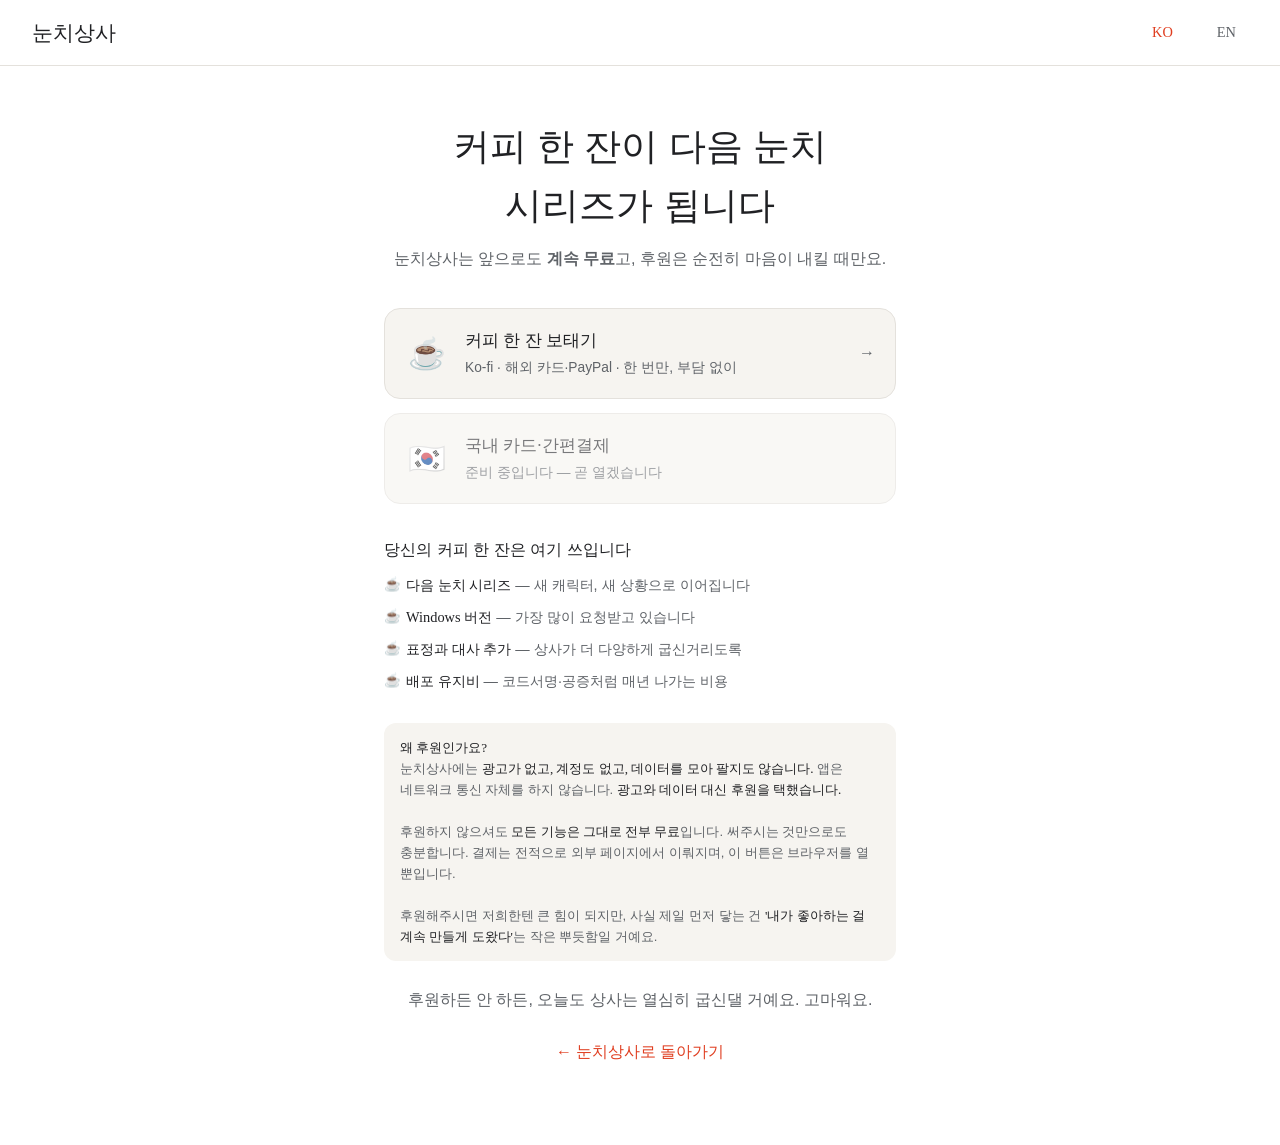
<file: sponsor.html>
<!DOCTYPE html>
<html lang="ko">
<head>
<meta charset="UTF-8">
<meta http-equiv="Content-Security-Policy" content="default-src 'self'; script-src 'self' https://challenges.cloudflare.com https://static.cloudflareinsights.com; style-src 'self' https://fonts.googleapis.com; font-src https://fonts.gstatic.com; img-src 'self'; media-src 'self'; connect-src 'self' https://nunchiboss-contact.theking1cell.workers.dev https://nunchiboss-waitlist.theking1cell.workers.dev https://cloudflareinsights.com https://challenges.cloudflare.com; frame-src https://challenges.cloudflare.com; form-action 'self'; object-src 'none'; base-uri 'self'">
<meta name="referrer" content="strict-origin-when-cross-origin">
<meta name="viewport" content="width=device-width, initial-scale=1.0">
<title>후원하기 — 눈치상사</title>
<meta name="description" content="눈치상사 개발을 후원합니다. 국내·해외 결제 방법을 고를 수 있습니다.">
<link rel="preconnect" href="https://fonts.googleapis.com">
<link rel="preconnect" href="https://fonts.gstatic.com" crossorigin>
<link href="https://fonts.googleapis.com/css2?family=Jua&family=Gowun+Dodum&display=swap" rel="stylesheet">
<link rel="stylesheet" href="assets/css/sponsor.css">
</head>
<body>
  <nav>
    <a class="logo" href="./index.html">눈치상사</a>
    <span class="nav-spacer"></span>
    <button class="lang-btn active" data-lang="ko">KO</button>
    <button class="lang-btn" data-lang="en">EN</button>
  </nav>

  <div class="wrap">
    <h1 data-i18n="h1">커피 한 잔이 다음 눈치 시리즈가 됩니다</h1>
    <p class="sub" data-i18n="sub">눈치상사는 앞으로도 <b>계속 무료</b>고, 후원은 순전히 마음이 내킬 때만요.</p>

    <div class="opts">
      <!-- 해외 결제 (Ko-fi) -->
      <a class="opt" href="https://ko-fi.com/nunchiboss" target="_blank" rel="noopener noreferrer">
        <span class="ico">☕</span>
        <span class="txt">
          <b data-i18n="kofi_t">커피 한 잔 보태기</b>
          <small data-i18n="kofi_d">Ko-fi · 해외 카드·PayPal · 한 번만, 부담 없이</small>
        </span>
        <span class="arrow">→</span>
      </a>

      <!-- 국내 결제 — 준비되면 아래 주석을 링크로 교체 (a.opt, href 지정, soon 클래스 제거) -->
      <div class="opt soon">
        <span class="ico">🇰🇷</span>
        <span class="txt">
          <b data-i18n="kr_t">국내 카드·간편결제</b>
          <small data-i18n="kr_d">준비 중입니다 — 곧 열겠습니다</small>
        </span>
      </div>
    </div>

    <div class="uses">
      <h2 data-i18n="u_title">당신의 커피 한 잔은 여기 쓰입니다</h2>
      <ul>
        <li data-i18n="u1"><b>다음 눈치 시리즈</b> — 새 캐릭터, 새 상황으로 이어집니다</li>
        <li data-i18n="u2"><b>Windows 버전</b> — 가장 많이 요청받고 있습니다</li>
        <li data-i18n="u3"><b>표정과 대사 추가</b> — 상사가 더 다양하게 굽신거리도록</li>
        <li data-i18n="u4"><b>배포 유지비</b> — 코드서명·공증처럼 매년 나가는 비용</li>
      </ul>
    </div>

    <div class="note">
      <b data-i18n="n_title">왜 후원인가요?</b><br>
      <span data-i18n="n_body">눈치상사에는 <b>광고가 없고, 계정도 없고, 데이터를 모아 팔지도 않습니다.</b> 앱은 네트워크 통신 자체를 하지 않습니다. <b>광고와 데이터 대신 후원을 택했습니다.</b><br><br>후원하지 않으셔도 <b>모든 기능은 그대로 전부 무료</b>입니다. 써주시는 것만으로도 충분합니다. 결제는 전적으로 외부 페이지에서 이뤄지며, 이 버튼은 브라우저를 열 뿐입니다.<br><br>후원해주시면 저희한텐 큰 힘이 되지만, 사실 제일 먼저 닿는 건 <b>'내가 좋아하는 걸 계속 만들게 도왔다'</b>는 작은 뿌듯함일 거예요.</span>
    </div>

    <p class="sub mt-26" data-i18n="close">후원하든 안 하든, 오늘도 상사는 열심히 굽신댈 거예요. 고마워요.</p>

    <a class="back" href="./index.html" data-i18n="back">← 눈치상사로 돌아가기</a>
  </div>

<script src="assets/js/sponsor.js"></script>
<!-- Cloudflare Web Analytics (쿠키리스·개인 미식별) --><script type='module' src='https://static.cloudflareinsights.com/beacon.min.js' data-cf-beacon='{"token": "986360228b1944179cb950e820922b25"}'></script><!-- End Cloudflare Web Analytics -->
</body>
</html>
</file>
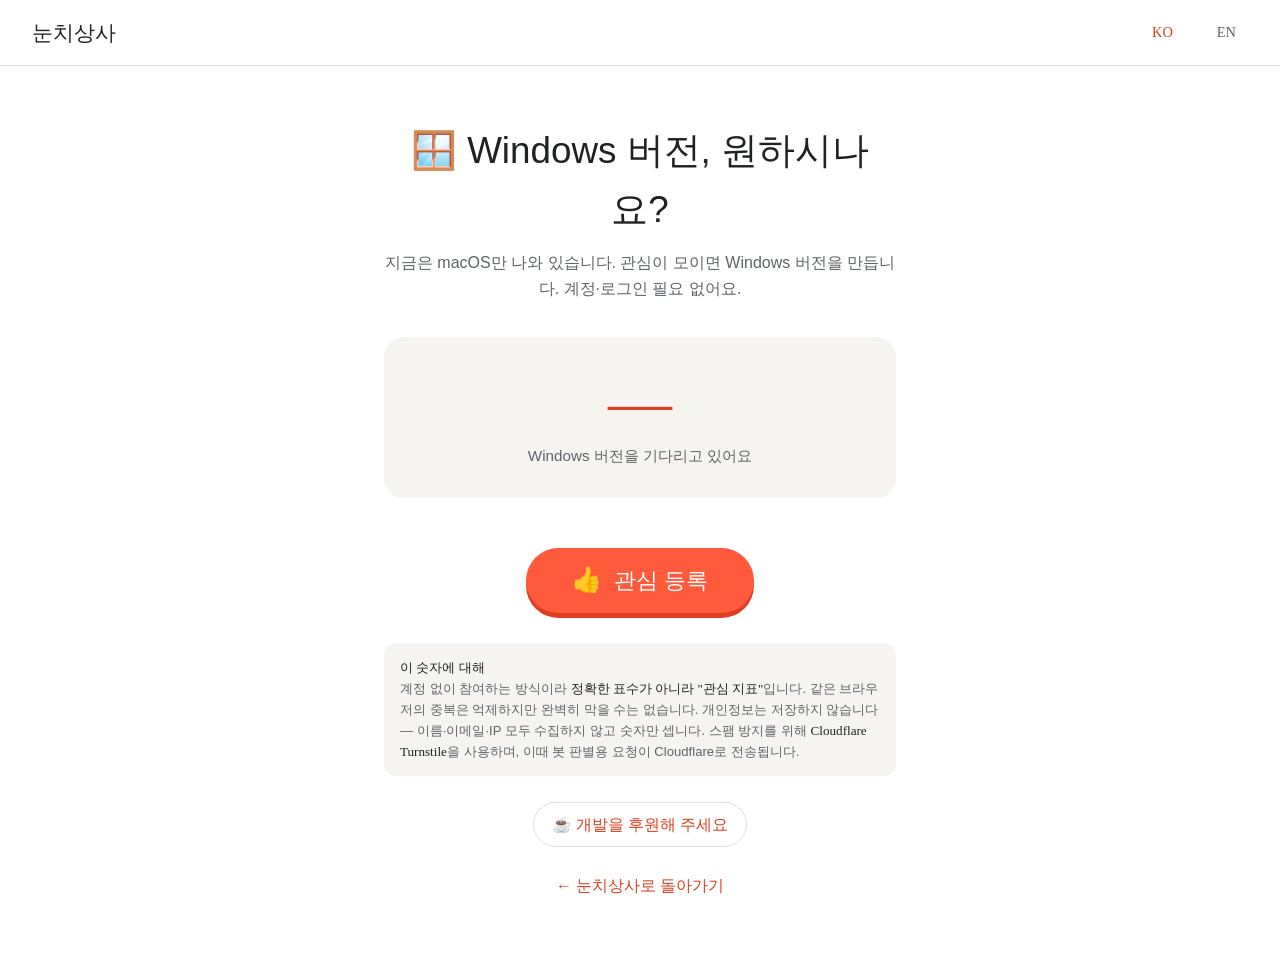
<file: waitlist.html>
<!DOCTYPE html>
<html lang="ko">
<head>
<meta charset="UTF-8">
<meta http-equiv="Content-Security-Policy" content="default-src 'self'; script-src 'self' https://challenges.cloudflare.com https://static.cloudflareinsights.com; style-src 'self' https://fonts.googleapis.com; font-src https://fonts.gstatic.com; img-src 'self'; media-src 'self'; connect-src 'self' https://nunchiboss-contact.theking1cell.workers.dev https://nunchiboss-waitlist.theking1cell.workers.dev https://cloudflareinsights.com https://challenges.cloudflare.com; frame-src https://challenges.cloudflare.com; form-action 'self'; object-src 'none'; base-uri 'self'">
<meta name="referrer" content="strict-origin-when-cross-origin">
<meta name="viewport" content="width=device-width, initial-scale=1.0">
<title>Windows 버전 수요조사 — 눈치상사</title>
<meta name="description" content="눈치상사 Windows 버전을 원하시면 따봉을 눌러주세요. 계정 없이 참여할 수 있습니다.">
<link rel="preconnect" href="https://fonts.googleapis.com">
<link rel="preconnect" href="https://fonts.gstatic.com" crossorigin>
<link href="https://fonts.googleapis.com/css2?family=Jua&family=Gowun+Dodum&display=swap" rel="stylesheet">
<script src="https://challenges.cloudflare.com/turnstile/v0/api.js" async defer></script>
<link rel="stylesheet" href="assets/css/waitlist.css">
</head>
<body>
  <nav>
    <a class="logo" href="./index.html">눈치상사</a>
    <span class="nav-spacer"></span>
    <button class="lang-btn active" data-lang="ko">KO</button>
    <button class="lang-btn" data-lang="en">EN</button>
  </nav>

  <div class="wrap">
    <h1 data-i18n="h1">🪟 Windows 버전, 원하시나요?</h1>
    <p class="sub" data-i18n="sub">지금은 macOS만 나와 있습니다. 관심이 모이면 Windows 버전을 만듭니다. 계정·로그인 필요 없어요.</p>

    <div class="counter">
      <!-- data-i18n을 붙이지 않는다: 붙이면 언어 전환 시 setLang이 조회한 숫자를
           로딩 문구로 덮어쓴다. 이 요소의 내용은 renderNum()이 단독 관리한다 -->
      <div class="num loading" id="num">불러오는 중…</div>
      <div class="num-label" data-i18n="num_label">Windows 버전을 기다리고 있어요</div>
    </div>

    <div class="hp" aria-hidden="true"><label>Website<input type="text" id="hp" tabindex="-1" autocomplete="off"></label></div>
    <div class="cf cf-turnstile" data-sitekey="0x4AAAAAAD8B3MaI8RSBE29X"></div>

    <button class="vote" id="vote"><span class="thumb">👍</span><span data-i18n="vote">관심 등록</span></button>
    <div class="msg" id="result"></div>

    <div class="note">
      <b data-i18n="n_title">이 숫자에 대해</b><br>
      <span data-i18n="n_body">계정 없이 참여하는 방식이라 <b>정확한 표수가 아니라 "관심 지표"</b>입니다. 같은 브라우저의 중복은 억제하지만 완벽히 막을 수는 없습니다. 개인정보는 저장하지 않습니다 — 이름·이메일·IP 모두 수집하지 않고 숫자만 셉니다. 스팸 방지를 위해 <b>Cloudflare Turnstile</b>을 사용하며, 이때 봇 판별용 요청이 Cloudflare로 전송됩니다.</span>
    </div>

    <!-- 후원: 외부 결제 페이지(Ko-fi). 국내 결제는 추후 별도 링크 추가 예정 -->
    <p class="sponsor-line">
      <a class="sponsor" href="./sponsor.html" data-i18n="sponsor">☕ 개발을 후원해 주세요</a>
    </p>

    <a class="back" href="./index.html" data-i18n="back">← 눈치상사로 돌아가기</a>
  </div>

<script src="assets/js/waitlist.js"></script>
<!-- Cloudflare Web Analytics (쿠키리스·개인 미식별) --><script type='module' src='https://static.cloudflareinsights.com/beacon.min.js' data-cf-beacon='{"token": "986360228b1944179cb950e820922b25"}'></script><!-- End Cloudflare Web Analytics -->
</body>
</html>
</file>
<file: assets/css/index.css>
:root{
    --bg: #FFFFFF;
    --bg-soft: #F6F4F0;
    --ink: #202124;
    --ink-soft: #5F6368;
    --line: #E4E1DC;
    --accent: #FF5A3C;      /* 분노의 주황빨강 */
    --accent-dark: #E03E20;
    --navy: #2F3A56;        /* 상사 정장 네이비 */
    --yellow: #FFC93C;
    --radius: 18px;
  }
  *{margin:0;padding:0;box-sizing:border-box}
  html{scroll-behavior:smooth}
  body{
    font-family:'Gowun Dodum', sans-serif;
    background:var(--bg);
    color:var(--ink);
    line-height:1.6;
    overflow-x:clip;
  }
  h1,h2,h3,.jua{font-family:'Jua', sans-serif; font-weight:400}
  a{color:inherit}

  /* ---------- Nav ---------- */
  nav{
    position:sticky; top:0; z-index:50;
    display:flex; align-items:center; gap:34px;
    padding:16px 40px;
    background:rgba(255,255,255,.9);
    backdrop-filter:blur(12px);
    border-bottom:1px solid var(--line);
  }
  .logo{display:flex; align-items:center; gap:11px; font-family:'Jua'; font-size:1.5rem; text-decoration:none; color:var(--ink)}
  .logo .mark{
    width:40px;height:40px;border-radius:12px;
    object-fit:contain;
  }
  .nav-links{display:flex; gap:28px; margin-left:8px}
  .nav-links a{text-decoration:none; color:var(--ink-soft); font-size:.98rem; transition:color .15s}
  .nav-links a:hover{color:var(--ink)}
  /* 후원 — 내부 앵커들 사이의 외부 링크. 다운로드 CTA와 경쟁하지 않게 조용히 두되 hover만 따뜻하게 */
  .nav-links .nav-sponsor{white-space:nowrap}
  .nav-links .nav-sponsor:hover{color:var(--accent-dark)}
  /* 좁은 폭(≤700px)에선 헤더 후원 링크를 숨긴다 — 안 그러면 nav가 넘쳐 페이지 전체가
     가로 스크롤된다(560~650px 구간에서 확인). footer 후원 링크는 남아 접근 경로는 유지 */
  @media (max-width:700px){ .nav-links .nav-sponsor{display:none} }
  .nav-spacer{flex:1}
  .nav-cta{
    font-family:'Jua'; font-size:.95rem;
    background:var(--accent); color:#fff; text-decoration:none;
    padding:9px 22px; border-radius:999px;
    box-shadow:0 3px 0 var(--accent-dark);
    transition:transform .12s ease;
  }
  .nav-cta:active{transform:translateY(2px); box-shadow:none}
  .langs{display:flex; align-items:center; gap:2px; margin-right:14px}
  .lang-btn{background:none; border:none; cursor:pointer; font-family:'Jua'; font-size:.92rem; color:var(--ink-soft); padding:6px 12px; border-radius:999px; transition:color .15s}
  .lang-btn.active{color:var(--accent-dark)}
  .lang-btn:hover:not(.active){color:var(--ink)}

  /* ---------- Hero (Chrome 스타일 중앙 정렬) ---------- */
  .hero{
    position:relative;
    max-width:900px;
    margin:0 auto;
    padding:40px 24px 72px;
    text-align:center;
    display:flex; flex-direction:column; align-items:center;
  }

  /* 상사 캐릭터 무대 */
  .stage{position:relative; width:min(400px,90vw); text-align:center}
  .boss-sprite{width:200px; max-width:64vw; height:auto; display:inline-block; image-rendering:pixelated; -webkit-user-drag:none; filter:drop-shadow(0 12px 12px rgba(32,33,36,.18))}
  .bubble{
    position:relative;
    margin:0 auto 8px;
    max-width:320px;
    background:#fff;
    border:2px solid var(--ink);
    border-radius:18px;
    padding:12px 20px;
    font-family:'Jua';
    font-size:1.08rem;
    box-shadow:4px 4px 0 rgba(32,33,36,.12);
    min-height:52px;
    display:flex; align-items:center; justify-content:center;
  }
  .bubble.pop{animation:bpop .25s ease}
  @keyframes bpop{0%{transform:scale(.92)}60%{transform:scale(1.05)}100%{transform:scale(1)}}
  .bubble::after{
    content:''; position:absolute; bottom:-12px; left:50%;
    transform:translateX(-50%) rotate(45deg);
    width:20px;height:20px; background:#fff;
    border-right:2px solid var(--ink); border-bottom:2px solid var(--ink);
    border-radius:0 0 5px 0;
  }
  .boss-wrap{
    cursor:pointer; user-select:none; -webkit-tap-highlight-color:transparent;
    display:inline-block; transition:transform .08s ease;
  }
  .boss-wrap:active{transform:scale(.96)}
  .boss-wrap.shake{animation:shake .3s ease}
  @keyframes shake{
    0%,100%{transform:translateX(0) rotate(0)}
    25%{transform:translateX(-7px) rotate(-2deg)}
    75%{transform:translateX(7px) rotate(2deg)}
  }
  .hint{margin-top:2px; font-size:.88rem; color:var(--ink-soft); display:flex; align-items:center; justify-content:center; gap:6px}
  .hint .cursor{animation:bounce 1.2s infinite}
  @keyframes bounce{0%,100%{transform:translateY(0)}50%{transform:translateY(-5px)}}

  .hero h1{
    margin-top:24px;
    font-size:clamp(1.7rem, 4vw, 2.6rem);
    line-height:1.22;
    letter-spacing:-.5px;
  }
  .hero h1 .stroke{color:var(--accent)}
  /* 헤더 브랜드가 한국어에선 태그라인이라 길다 — 로고 폰트를 줄여 맞춘다 (강조색 없음) */
  .logo .brand-tag{font-size:1.06rem; letter-spacing:-.3px}
  .logo .brand-tag small{font-size:.82em}
  .hero .sub{margin-top:16px; font-size:clamp(1rem,2.2vw,1.2rem); color:var(--ink-soft); max-width:540px}

  /* 중앙 하단 다운로드 (Chrome 스타일 큰 버튼) */
  .dl-main{
    display:inline-flex; align-items:center; gap:12px;
    margin-top:34px;
    background:var(--accent); color:#fff; text-decoration:none;
    font-family:'Jua'; font-size:1.3rem;
    padding:18px 46px; border-radius:999px;
    box-shadow:0 5px 0 var(--accent-dark), 0 12px 30px rgba(224,62,32,.32);
    transition:transform .12s ease, box-shadow .12s ease;
  }
  .dl-main:hover{transform:translateY(-2px); box-shadow:0 7px 0 var(--accent-dark), 0 16px 34px rgba(224,62,32,.36)}
  .dl-main:active{transform:translateY(3px); box-shadow:0 2px 0 var(--accent-dark)}
  .dl-main svg{width:26px;height:26px}
  .os-note{margin-top:14px; font-size:.92rem; color:var(--ink-soft)}
  .plat-notes{margin:22px auto 0; max-width:480px; display:flex; flex-direction:column; gap:8px}
  .plat-notes p{font-size:.82rem; color:var(--ink-soft); line-height:1.5; background:var(--bg-soft); border-radius:12px; padding:10px 14px; text-align:left}
  /* 데모 영상 — assets/demo.mp4 파일을 올리면 자동으로 나타난다 (없으면 숨김 유지, 레이아웃 안 깨짐) */
  .demo-slot{display:none; margin:28px auto 0; max-width:560px; width:100%}
  .demo-slot.ready{display:block}
  .demo-slot video{width:100%; height:auto; display:block; border:1.5px solid var(--line); border-radius:16px; box-shadow:0 10px 28px rgba(32,33,36,.14)}
  .plat-notes b{color:var(--ink); font-family:'Jua'; font-weight:400}
  .alt-link{margin-top:20px; font-family:'Jua'; color:var(--accent-dark); text-decoration:none; font-size:1.02rem}
  .alt-link:hover{text-decoration:underline}

  .store-btns{display:flex; gap:14px; flex-wrap:wrap; justify-content:center; margin-top:22px}
  .store-btn{
    display:flex; align-items:center; gap:11px;
    background:#fff; color:var(--ink); text-decoration:none;
    padding:11px 20px; border-radius:14px; border:1.5px solid var(--line);
    transition:transform .12s ease, border-color .12s;
    min-width:180px;
  }
  .store-btn:hover{transform:translateY(-2px); border-color:var(--ink)}
  .store-btn svg{width:24px;height:24px;flex-shrink:0}
  .store-btn .txt{text-align:left; line-height:1.2}
  .store-btn .txt small{font-size:.68rem; color:var(--ink-soft); display:block}
  .store-btn .txt b{font-size:1rem; font-family:'Jua'; font-weight:400}

  /* 약관 (Chrome 스타일) */
  .terms{margin-top:34px; max-width:520px; text-align:left; color:var(--ink-soft); font-size:.85rem}
  .terms .row{display:flex; gap:10px; align-items:flex-start; margin-bottom:10px}
  .terms input{margin-top:4px; width:16px; height:16px; accent-color:var(--accent); flex-shrink:0}
  .terms a{color:var(--accent-dark)}

  /* ---------- Sections ---------- */
  section{padding:80px 24px; max-width:1040px; margin:0 auto}
  .divider{border:none; border-top:1px solid var(--line); max-width:1040px; margin:0 auto}
  .sec-title{text-align:center; font-size:clamp(1.6rem,3.6vw,2.3rem); margin-bottom:10px}
  .sec-sub{text-align:center; color:var(--ink-soft); margin-bottom:46px}

  .steps{display:grid; grid-template-columns:repeat(auto-fit,minmax(240px,1fr)); gap:22px}
  .step{background:#fff; border-radius:var(--radius); padding:30px 26px; text-align:center; border:1px solid var(--line); transition:transform .18s ease, box-shadow .18s}
  .step:hover{transform:translateY(-5px); box-shadow:0 12px 26px rgba(32,33,36,.08)}
  .step .num{width:42px;height:42px; margin:0 auto 14px; border-radius:50%; background:var(--bg-soft); display:grid; place-items:center; font-family:'Jua'; font-size:1.15rem; color:var(--accent-dark)}
  .step .emoji{font-size:2.3rem; display:block; margin-bottom:12px}
  .step h3{font-size:1.22rem; margin-bottom:8px}
  .step p{font-size:.94rem; color:var(--ink-soft)}

  .features{display:grid; grid-template-columns:repeat(auto-fit,minmax(230px,1fr)); gap:20px}
  .feature{background:var(--bg-soft); border-radius:var(--radius); padding:26px 24px}
  .feature .emoji{font-size:1.85rem}
  .feature h3{margin:10px 0 6px; font-size:1.1rem}
  .feature p{font-size:.92rem; color:var(--ink-soft)}

  .quotes{display:grid; grid-template-columns:repeat(auto-fit,minmax(260px,1fr)); gap:20px}
  .quote{background:#fff; border:2px solid var(--ink); border-radius:18px; padding:24px; box-shadow:5px 5px 0 rgba(32,33,36,.1)}
  .quote p{font-size:.98rem; margin-bottom:14px}
  .quote .who{font-family:'Jua'; font-size:.9rem; color:var(--ink-soft)}
  .stars{color:var(--yellow); letter-spacing:2px; margin-bottom:8px}

  .faq-list{max-width:680px; margin:0 auto}
  details{background:#fff; border-radius:14px; margin-bottom:12px; border:1px solid var(--line); overflow:hidden}
  summary{cursor:pointer; padding:18px 22px; font-family:'Jua'; font-size:1.02rem; list-style:none; display:flex; justify-content:space-between; align-items:center}
  summary::-webkit-details-marker{display:none}
  summary::after{content:'+'; font-size:1.3rem; color:var(--accent); transition:rotate .2s}
  details[open] summary::after{rotate:45deg}
  details .a{padding:0 22px 18px; color:var(--ink-soft); font-size:.95rem}

  /* ---------- Final CTA ---------- */
  .final{background:var(--navy); color:#fff; text-align:center; border-radius:28px; padding:64px 28px; max-width:1040px; margin:0 auto 24px}
  .final h2{font-size:clamp(1.7rem,3.6vw,2.4rem); margin-bottom:10px}
  .final p{opacity:.85; margin-bottom:30px}
  .final .dl-main{background:var(--accent); box-shadow:0 5px 0 var(--accent-dark)}

  /* 저작권 — 남색 카드 바로 밑, 경계선 없음 */
  .foot-copy{text-align:center; font-size:.82rem; color:var(--ink-soft); margin:0 auto 40px; padding:0 20px}
  /* footer(개인정보처리방침·문의하기)만 경계선을 갖는다. 문서의 마지막 요소라 자연히 페이지 맨 아래에 온다 */
  footer{text-align:center; padding:26px 20px 34px; font-size:.82rem; color:var(--ink-soft); border-top:1px solid var(--line)}
  .foot-links{display:flex; justify-content:center; align-items:center; gap:12px; flex-wrap:wrap}
  .foot-links a{color:var(--ink-soft); text-decoration:none; font-weight:600}
  .foot-links a:hover{color:var(--accent-dark); text-decoration:underline}
  .foot-sep{color:var(--line)}
  /* 개인정보처리방침 블록 제목 */
  .terms-h{font-size:.95rem; font-weight:700; color:var(--ink); margin-bottom:8px}
  /* footer 앵커로 점프 시 고정 헤더에 가리지 않게 */
  #privacy{scroll-margin-top:80px}

  /* ---------- 스크롤 시 하단 중앙 플로팅 다운로드 ---------- */
  .float-dl{
    position:fixed; bottom:22px; left:50%;
    transform:translate(-50%,90px); z-index:60;
    display:flex; align-items:center; gap:10px;
    background:var(--accent); color:#fff; text-decoration:none;
    font-family:'Jua'; font-size:1.05rem;
    padding:14px 30px; border-radius:999px;
    box-shadow:0 8px 24px rgba(224,62,32,.4), 0 3px 0 var(--accent-dark);
    transition:transform .35s cubic-bezier(.34,1.56,.64,1), opacity .3s;
    opacity:0;
  }
  .float-dl.show{transform:translate(-50%,0); opacity:1}
  .float-dl:active{transform:translate(-50%,3px)}
  .float-dl svg{width:20px;height:20px}
  @media (max-width:560px){
    nav{padding:12px 18px; gap:14px}
    .nav-links{display:none}
    section{padding:60px 18px}
    .dl-main{font-size:1.12rem; padding:15px 32px}
  }

/* 인라인 style 속성 대체 (CSP style-src self 완주용) */
.pt-0{padding-top:0}
</file>
<file: assets/css/contact.css>
:root{
    --bg:#FFFFFF; --bg-soft:#F6F4F0; --ink:#202124; --ink-soft:#5F6368;
    --line:#E4E1DC; --accent:#FF5A3C; --accent-dark:#E03E20; --radius:18px;
  }
  *{margin:0;padding:0;box-sizing:border-box}
  body{font-family:'Gowun Dodum',sans-serif; background:var(--bg); color:var(--ink); line-height:1.6}
  h1,.jua{font-family:'Jua',sans-serif; font-weight:400}
  a{color:var(--accent-dark)}
  nav{display:flex; align-items:center; gap:20px; padding:16px 32px; border-bottom:1px solid var(--line)}
  .logo{font-family:'Jua'; font-size:1.3rem; text-decoration:none; color:var(--ink)}
  .nav-spacer{flex:1}
  .lang-btn{background:none;border:none;cursor:pointer;font-family:'Jua';font-size:.9rem;color:var(--ink-soft);padding:6px 12px;border-radius:999px}
  .lang-btn.active{color:var(--accent-dark)}
  .wrap{max-width:560px; margin:0 auto; padding:48px 24px 80px}
  h1{font-size:clamp(1.6rem,4vw,2.2rem); margin-bottom:8px}
  .sub{color:var(--ink-soft); margin-bottom:28px}
  label{display:block; font-family:'Jua'; font-size:.95rem; margin:18px 0 8px}
  .req{color:var(--accent)}
  select,input[type=email],textarea{
    width:100%; font-family:inherit; font-size:1rem; color:var(--ink);
    background:var(--bg-soft); border:1.5px solid var(--line); border-radius:12px; padding:12px 14px;
  }
  select:focus,input:focus,textarea:focus{outline:none; border-color:var(--accent)}
  textarea{min-height:150px; resize:vertical}
  .hint{font-size:.82rem; color:var(--ink-soft); margin-top:6px}
  .hp{position:absolute; left:-9999px; width:1px; height:1px; overflow:hidden}
  .cf{margin:20px 0}
  .privacy{background:var(--bg-soft); border-radius:12px; padding:14px 16px; font-size:.82rem; color:var(--ink-soft); margin:22px 0}
  .privacy b{color:var(--ink); font-family:'Jua'; font-weight:400}
  .btn{
    display:inline-flex; align-items:center; gap:8px; font-family:'Jua'; font-size:1.1rem;
    background:var(--accent); color:#fff; border:none; cursor:pointer;
    padding:14px 34px; border-radius:999px; box-shadow:0 4px 0 var(--accent-dark);
  }
  .btn:disabled{opacity:.5; cursor:not-allowed; box-shadow:none}
  .btn:not(:disabled):active{transform:translateY(2px); box-shadow:none}
  .msg{margin-top:18px; padding:14px 16px; border-radius:12px; font-size:.95rem; display:none}
  .msg.ok{display:block; background:#E6F4EA; color:#137333}
  .msg.err{display:block; background:#FCE8E6; color:#C5221F}
  .back{display:inline-block; margin-top:28px; text-decoration:none; font-family:'Jua'}
</file>
<file: assets/css/install.css>
:root{
    --bg:#FFFFFF; --bg-soft:#F6F4F0; --ink:#202124; --ink-soft:#5F6368;
    --line:#E4E1DC; --accent:#FF5A3C; --accent-dark:#E03E20; --navy:#2F3A56;
  }
  *{margin:0;padding:0;box-sizing:border-box}
  body{font-family:'Gowun Dodum',sans-serif; background:var(--bg); color:var(--ink); line-height:1.6}
  h1,h2,.jua{font-family:'Jua',sans-serif; font-weight:400}
  a{color:var(--accent-dark)}
  nav{display:flex; align-items:center; gap:20px; padding:16px 32px; border-bottom:1px solid var(--line)}
  .logo{font-family:'Jua'; font-size:1.3rem; text-decoration:none; color:var(--ink)}
  .nav-spacer{flex:1}
  .lang-btn{background:none;border:none;cursor:pointer;font-family:'Jua';font-size:.9rem;color:var(--ink-soft);padding:6px 12px;border-radius:999px}
  .lang-btn.active{color:var(--accent-dark)}
  .wrap{max-width:600px; margin:0 auto; padding:44px 24px 80px}
  h1{font-size:clamp(1.5rem,4vw,2.1rem); text-align:center; margin-bottom:6px}
  .sub{text-align:center; color:var(--ink-soft); margin-bottom:26px}

  /* OS 전환 탭 */
  .os-tabs{display:flex; gap:8px; justify-content:center; margin-bottom:28px}
  .os-tab{font-family:'Jua'; font-size:.95rem; color:var(--ink-soft); background:var(--bg-soft);
    border:1.5px solid var(--line); border-radius:999px; padding:8px 20px; cursor:pointer; transition:.12s}
  .os-tab.active{color:#fff; background:var(--accent); border-color:var(--accent)}

  /* 다운로드 버튼 */
  .dl{display:flex; flex-direction:column; align-items:center; gap:10px; margin-bottom:8px}
  .dl-btn{
    display:inline-flex; align-items:center; gap:12px; font-family:'Jua'; font-size:1.2rem;
    background:var(--accent); color:#fff; text-decoration:none;
    padding:16px 40px; border-radius:999px; box-shadow:0 5px 0 var(--accent-dark);
    transition:transform .12s, box-shadow .12s;
  }
  .dl-btn:hover{transform:translateY(-2px)}
  .dl-btn:active{transform:translateY(3px); box-shadow:0 2px 0 var(--accent-dark)}
  .dl-btn.disabled{background:var(--ink-soft); box-shadow:none; cursor:default; pointer-events:none; opacity:.7}
  .dl-meta{font-size:.85rem; color:var(--ink-soft)}

  /* 단계 */
  .steps{margin-top:30px; counter-reset:step}
  .step{display:flex; gap:14px; margin-bottom:16px}
  .step .n{flex-shrink:0; width:28px; height:28px; border-radius:50%; background:var(--accent); color:#fff;
    font-family:'Jua'; font-size:.9rem; display:flex; align-items:center; justify-content:center}
  .step .b{font-size:.94rem}
  .step .b b{font-family:'Jua'; font-weight:400}

  /* 스크린샷이 딸린 단계 가이드 (macOS) */
  .gsteps{list-style:none; margin-top:30px}
  .gstep{margin-bottom:30px}
  .gstep .step{margin-bottom:12px}
  .gstep .shot{margin:0 0 0 42px}
  @media (max-width:480px){ .gstep .shot{margin-left:0} }
  /* 작은 안내창 캡처는 늘리지 않고 원본 크기로 가운데 정렬 (업스케일 흐림 방지) */
  .shot.pop img{width:auto; max-width:min(100%,360px); margin-inline:auto}

  /* 경고 안내 박스 */
  .callout{background:#FFF8E6; border:1.5px solid #FFE08A; border-radius:12px; padding:14px 16px; margin:22px 0; font-size:.88rem}
  .callout b{font-family:'Jua'; font-weight:400}

  /* 안내 스크린샷 — 기본은 숨김. 이미지가 실제로 로드되면 JS가 .ready를 붙여 보여준다
     (파일이 없으면 계속 숨김 → 깨진 이미지·레이아웃 깨짐 없음) */
  .shot{margin:20px 0; display:none}
  .shot.ready{display:block}
  .shot img{width:100%; height:auto; display:block; border:1.5px solid var(--line); border-radius:12px}
  .shot figcaption{margin-top:8px; font-size:.8rem; color:var(--ink-soft); text-align:center}
  .faq{background:var(--bg-soft); border-radius:12px; padding:14px 16px; font-size:.82rem; color:var(--ink-soft); margin-top:8px}
  .faq b{color:var(--ink); font-family:'Jua'; font-weight:400}

  .coming{text-align:center; background:var(--bg-soft); border-radius:16px; padding:28px 20px; margin-bottom:8px}
  .coming .big{font-family:'Jua'; font-size:1.15rem; margin-bottom:8px}
  .coming p{font-size:.9rem; color:var(--ink-soft); margin-bottom:18px}
  .vote-btn{display:inline-flex; align-items:center; gap:8px; font-family:'Jua'; font-size:1rem;
    background:var(--accent); color:#fff; text-decoration:none; padding:12px 26px; border-radius:999px; box-shadow:0 4px 0 var(--accent-dark)}

  .back{display:block; text-align:center; margin-top:34px; text-decoration:none; font-family:'Jua'}
  [hidden]{display:none !important}
</file>
<file: assets/css/sponsor.css>
:root{
    --bg:#FFFFFF; --bg-soft:#F6F4F0; --ink:#202124; --ink-soft:#5F6368;
    --line:#E4E1DC; --accent:#FF5A3C; --accent-dark:#E03E20;
  }
  *{margin:0;padding:0;box-sizing:border-box}
  body{font-family:'Gowun Dodum',sans-serif; background:var(--bg); color:var(--ink); line-height:1.6; word-break:keep-all; overflow-wrap:break-word}
  h1,h2,.jua{font-family:'Jua',sans-serif; font-weight:400}
  a{color:var(--accent-dark)}
  nav{display:flex; align-items:center; gap:20px; padding:16px 32px; border-bottom:1px solid var(--line)}
  .logo{font-family:'Jua'; font-size:1.3rem; text-decoration:none; color:var(--ink)}
  .nav-spacer{flex:1}
  .lang-btn{background:none;border:none;cursor:pointer;font-family:'Jua';font-size:.9rem;color:var(--ink-soft);padding:6px 12px;border-radius:999px}
  .lang-btn.active{color:var(--accent-dark)}
  .wrap{max-width:560px; margin:0 auto; padding:52px 24px 80px; text-align:center}
  h1{font-size:clamp(1.6rem,4vw,2.3rem); margin-bottom:10px}
  .sub{color:var(--ink-soft); margin-bottom:36px}

  .opts{display:flex; flex-direction:column; gap:14px; text-align:left}
  .opt{
    display:flex; align-items:center; gap:16px; text-decoration:none; color:inherit;
    background:var(--bg-soft); border:1.5px solid var(--line); border-radius:16px;
    padding:18px 20px; transition:border-color .12s, transform .12s;
  }
  .opt:hover{border-color:var(--accent); transform:translateY(-2px)}
  .opt .ico{font-size:1.9rem; flex-shrink:0; width:44px; text-align:center}
  .opt .txt b{font-family:'Jua'; font-weight:400; font-size:1.08rem; display:block}
  .opt .txt small{color:var(--ink-soft); font-size:.86rem}
  .opt .arrow{margin-left:auto; color:var(--ink-soft); flex-shrink:0}

  /* 준비 중인 후원처 — 링크가 아니라 안내 */
  .opt.soon{opacity:.6; cursor:default}
  .opt.soon:hover{border-color:var(--line); transform:none}

  /* 후원금의 쓰임 — 막연한 "지원해주세요"보다 구체적인 편이 신뢰를 준다 */
  .uses{margin-top:32px; text-align:left}
  .uses h2{font-size:1.02rem; margin-bottom:12px}
  .uses ul{list-style:none; display:flex; flex-direction:column; gap:9px}
  .uses li{font-size:.9rem; color:var(--ink-soft); padding-left:22px; position:relative}
  .uses li::before{content:'☕'; position:absolute; left:0; font-size:.85rem}
  .uses li b{color:var(--ink); font-family:'Jua'; font-weight:400}

  .note{background:var(--bg-soft); border-radius:12px; padding:14px 16px; font-size:.82rem; color:var(--ink-soft); margin-top:30px; text-align:left}
  .note b{color:var(--ink); font-family:'Jua'; font-weight:400}
  .back{display:inline-block; margin-top:26px; text-decoration:none; font-family:'Jua'}

/* 인라인 style 속성 대체 (CSP style-src self 완주용) */
.mt-26{margin:26px 0 0}
</file>
<file: assets/css/waitlist.css>
:root{
    --bg:#FFFFFF; --bg-soft:#F6F4F0; --ink:#202124; --ink-soft:#5F6368;
    --line:#E4E1DC; --accent:#FF5A3C; --accent-dark:#E03E20;
  }
  *{margin:0;padding:0;box-sizing:border-box}
  body{font-family:'Gowun Dodum',sans-serif; background:var(--bg); color:var(--ink); line-height:1.6}
  h1,.jua{font-family:'Jua',sans-serif; font-weight:400}
  a{color:var(--accent-dark)}
  nav{display:flex; align-items:center; gap:20px; padding:16px 32px; border-bottom:1px solid var(--line)}
  .logo{font-family:'Jua'; font-size:1.3rem; text-decoration:none; color:var(--ink)}
  .nav-spacer{flex:1}
  .lang-btn{background:none;border:none;cursor:pointer;font-family:'Jua';font-size:.9rem;color:var(--ink-soft);padding:6px 12px;border-radius:999px}
  .lang-btn.active{color:var(--accent-dark)}
  .wrap{max-width:560px; margin:0 auto; padding:56px 24px 80px; text-align:center}
  h1{font-size:clamp(1.6rem,4vw,2.3rem); margin-bottom:10px}
  .sub{color:var(--ink-soft); margin-bottom:36px}

  .counter{background:var(--bg-soft); border-radius:20px; padding:30px 20px; margin-bottom:28px}
  .num{font-family:'Jua'; font-size:clamp(2.6rem,10vw,4rem); line-height:1.1; color:var(--accent-dark)}
  .num.loading{color:var(--ink-soft); font-size:1.4rem}
  /* 단위(명)는 숫자와 한 덩어리로 크게 보이되, 살짝 작게 두어 균형을 맞춘다 */
  .num .unit{font-size:.6em; margin-left:.04em}
  .num-label{color:var(--ink-soft); font-size:.95rem; margin-top:6px}

  .vote{
    display:inline-flex; align-items:center; gap:12px; font-family:'Jua'; font-size:1.35rem;
    background:var(--accent); color:#fff; border:none; cursor:pointer;
    padding:18px 46px; border-radius:999px; box-shadow:0 5px 0 var(--accent-dark);
  }
  .vote:disabled{opacity:.55; cursor:not-allowed; box-shadow:none}
  .vote:not(:disabled):active{transform:translateY(3px); box-shadow:none}
  .thumb{font-size:1.5rem}
  .cf{display:flex; justify-content:center; margin:22px 0}
  .msg{margin-top:16px; padding:12px 16px; border-radius:12px; font-size:.95rem; display:none}
  .msg.ok{display:block; background:#E6F4EA; color:#137333}
  .msg.err{display:block; background:#FCE8E6; color:#C5221F}
  .note{background:var(--bg-soft); border-radius:12px; padding:14px 16px; font-size:.82rem; color:var(--ink-soft); margin-top:30px; text-align:left}
  .note b{color:var(--ink); font-family:'Jua'; font-weight:400}
  .back{display:inline-block; margin-top:26px; text-decoration:none; font-family:'Jua'}
  /* 후원 링크 — 조용하게, 따봉 흐름을 방해하지 않도록 */
  .sponsor-line{margin-top:26px}
  .sponsor{font-family:'Jua'; font-size:.98rem; text-decoration:none;
    border:1.5px solid var(--line); border-radius:99px; padding:9px 18px;
    display:inline-block; transition:border-color .12s}
  .sponsor:hover{border-color:var(--accent)}
  .hp{position:absolute; left:-9999px; width:1px; height:1px; overflow:hidden}
</file>
